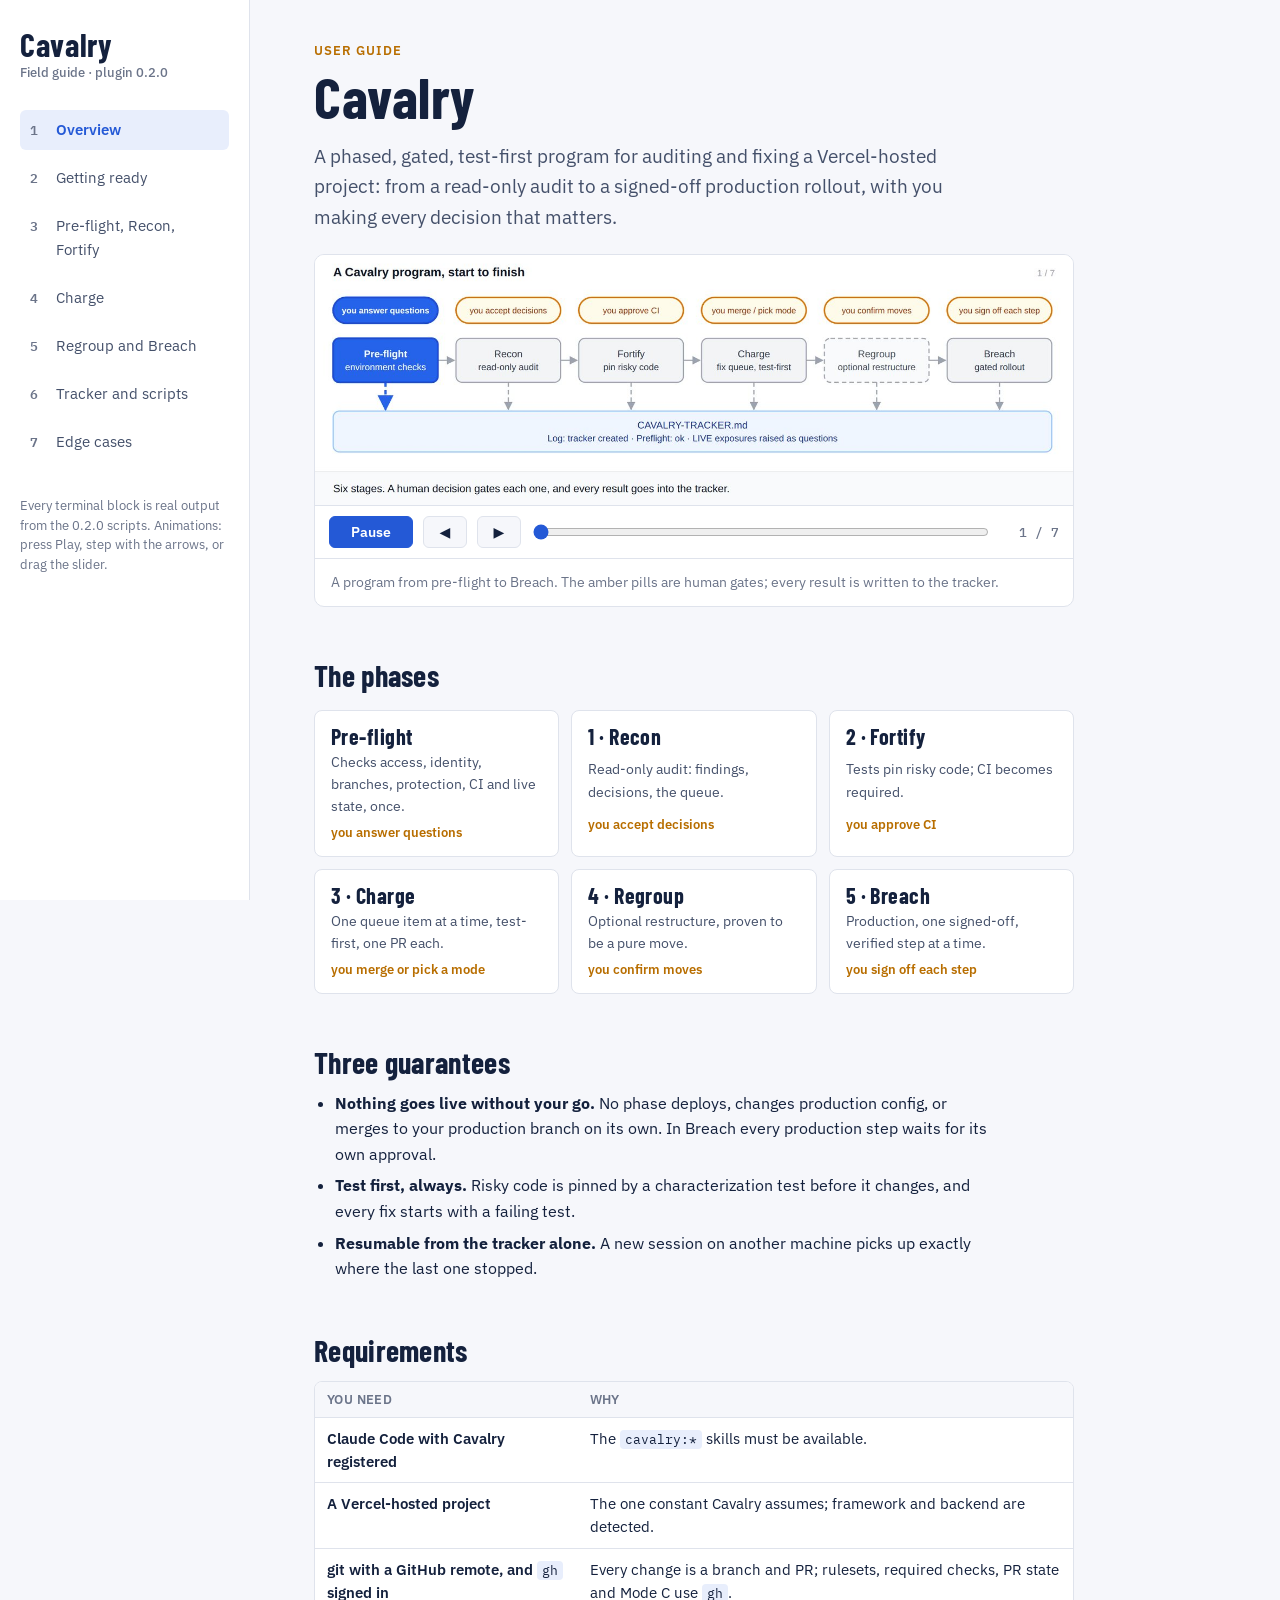
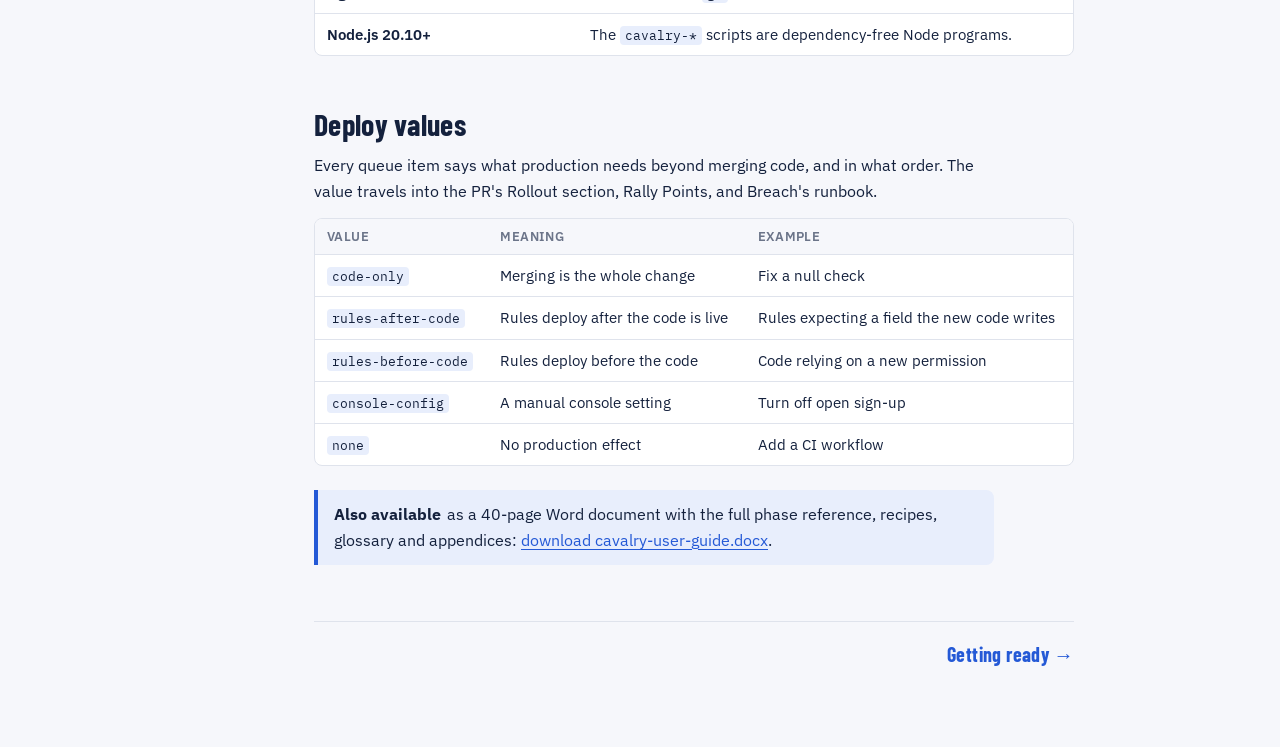
<file: index.html>
<!doctype html>
<html lang="en">
<head>
<meta charset="utf-8">
<meta name="viewport" content="width=device-width, initial-scale=1, viewport-fit=cover">
<title>Cavalry Field Guide</title>
<meta name="description" content="How to run a Cavalry program: phases, modes, tracker, scripts and edge cases, with animated workflows.">
<link rel="preconnect" href="https://fonts.googleapis.com">
<link rel="preconnect" href="https://fonts.gstatic.com" crossorigin>
<link rel="stylesheet" href="https://fonts.googleapis.com/css2?family=Barlow+Condensed:wght@600;700&family=IBM+Plex+Mono:wght@400;500;600&family=IBM+Plex+Sans:wght@400;500;600&display=swap">
<link rel="stylesheet" href="style.css">
</head>
<body>
<div class="shell">
  <nav class="rail" aria-label="Guide pages">
    <a class="brand" href="index.html">Cavalry<small>Field guide · plugin 0.2.0</small></a>
    <ol><li><a href="index.html" aria-current="page">Overview</a></li><li><a href="getting-ready.html">Getting ready</a></li><li><a href="recon-fortify.html">Pre-flight, Recon, Fortify</a></li><li><a href="charge.html">Charge</a></li><li><a href="regroup-breach.html">Regroup and Breach</a></li><li><a href="tracker-scripts.html">Tracker and scripts</a></li><li><a href="edge-cases.html">Edge cases</a></li></ol>
    <p class="meta">Every terminal block is real output from the 0.2.0 scripts. Animations: press Play, step with the arrows, or drag the slider.</p>
  </nav>
  <main><div class="col">

<p class="eyebrow">User guide</p>
<h1>Cavalry</h1>
<p class="lede">A phased, gated, test-first program for auditing and fixing a Vercel-hosted project: from a read-only audit to a signed-off production rollout, with you making every decision that matters.</p>
<figure class="plate player" data-anim="lifecycle" data-durations="[2600,1500,1500,1500,1500,1500,3000]">
  <div class="stage"><img src="assets/lifecycle/00.jpg" width="1400" height="462" alt="A program from pre-flight to Breach. The amber pills are human gates; every result is written to the tracker."></div>
  <div class="controls">
    <button type="button" class="play" aria-pressed="false">Play</button>
    <button type="button" class="prev" aria-label="Previous step">◀</button>
    <button type="button" class="nxt" aria-label="Next step">▶</button>
    <input type="range" id="scrub-lifecycle" min="0" max="6" value="0" aria-label="Step">
    <span class="count">1 / 7</span>
  </div>
  <figcaption>A program from pre-flight to Breach. The amber pills are human gates; every result is written to the tracker.</figcaption>
</figure>
<h2>The phases</h2>
<div class="phases">
  <a class="phase" href="recon-fortify.html"><b>Pre-flight</b><span>Checks access, identity, branches, protection, CI and live state, once.</span><em>you answer questions</em></a>
  <a class="phase" href="recon-fortify.html#recon"><b>1 · Recon</b><span>Read-only audit: findings, decisions, the queue.</span><em>you accept decisions</em></a>
  <a class="phase" href="recon-fortify.html#fortify"><b>2 · Fortify</b><span>Tests pin risky code; CI becomes required.</span><em>you approve CI</em></a>
  <a class="phase" href="charge.html"><b>3 · Charge</b><span>One queue item at a time, test-first, one PR each.</span><em>you merge or pick a mode</em></a>
  <a class="phase" href="regroup-breach.html"><b>4 · Regroup</b><span>Optional restructure, proven to be a pure move.</span><em>you confirm moves</em></a>
  <a class="phase" href="regroup-breach.html#breach"><b>5 · Breach</b><span>Production, one signed-off, verified step at a time.</span><em>you sign off each step</em></a>
</div>
<h2>Three guarantees</h2>
<ul><li><strong>Nothing goes live without your go.</strong> No phase deploys, changes production config, or merges to your production branch on its own. In Breach every production step waits for its own approval.</li><li><strong>Test first, always.</strong> Risky code is pinned by a characterization test before it changes, and every fix starts with a failing test.</li><li><strong>Resumable from the tracker alone.</strong> A new session on another machine picks up exactly where the last one stopped.</li></ul>
<h2>Requirements</h2>
<div class="tbl"><table><thead><tr><th>You need</th><th>Why</th></tr></thead><tbody><tr><td>Claude Code with Cavalry registered</td><td>The <code>cavalry:*</code> skills must be available.</td></tr><tr><td>A Vercel-hosted project</td><td>The one constant Cavalry assumes; framework and backend are detected.</td></tr><tr><td>git with a GitHub remote, and <code>gh</code> signed in</td><td>Every change is a branch and PR; rulesets, required checks, PR state and Mode C use <code>gh</code>.</td></tr><tr><td>Node.js 20.10+</td><td>The <code>cavalry-*</code> scripts are dependency-free Node programs.</td></tr></tbody></table></div>
<h2>Deploy values</h2>
<p>Every queue item says what production needs beyond merging code, and in what order. The value travels into the PR's Rollout section, Rally Points, and Breach's runbook.</p>
<div class="tbl"><table><thead><tr><th>Value</th><th>Meaning</th><th>Example</th></tr></thead><tbody><tr><td><code>code-only</code></td><td>Merging is the whole change</td><td>Fix a null check</td></tr><tr><td><code>rules-after-code</code></td><td>Rules deploy after the code is live</td><td>Rules expecting a field the new code writes</td></tr><tr><td><code>rules-before-code</code></td><td>Rules deploy before the code</td><td>Code relying on a new permission</td></tr><tr><td><code>console-config</code></td><td>A manual console setting</td><td>Turn off open sign-up</td></tr><tr><td><code>none</code></td><td>No production effect</td><td>Add a CI workflow</td></tr></tbody></table></div>
<div class="callout"><strong>Also available</strong>as a 40-page Word document with the full phase reference, recipes, glossary and appendices: <a href="cavalry-user-guide.docx">download cavalry-user-guide.docx</a>.</div>

    <nav class="next" aria-label="Page navigation"><span></span><a href="getting-ready.html">Getting ready →</a></nav>
  </div></main>
</div>
<script src="player.js"></script>
</body>
</html>
</file>
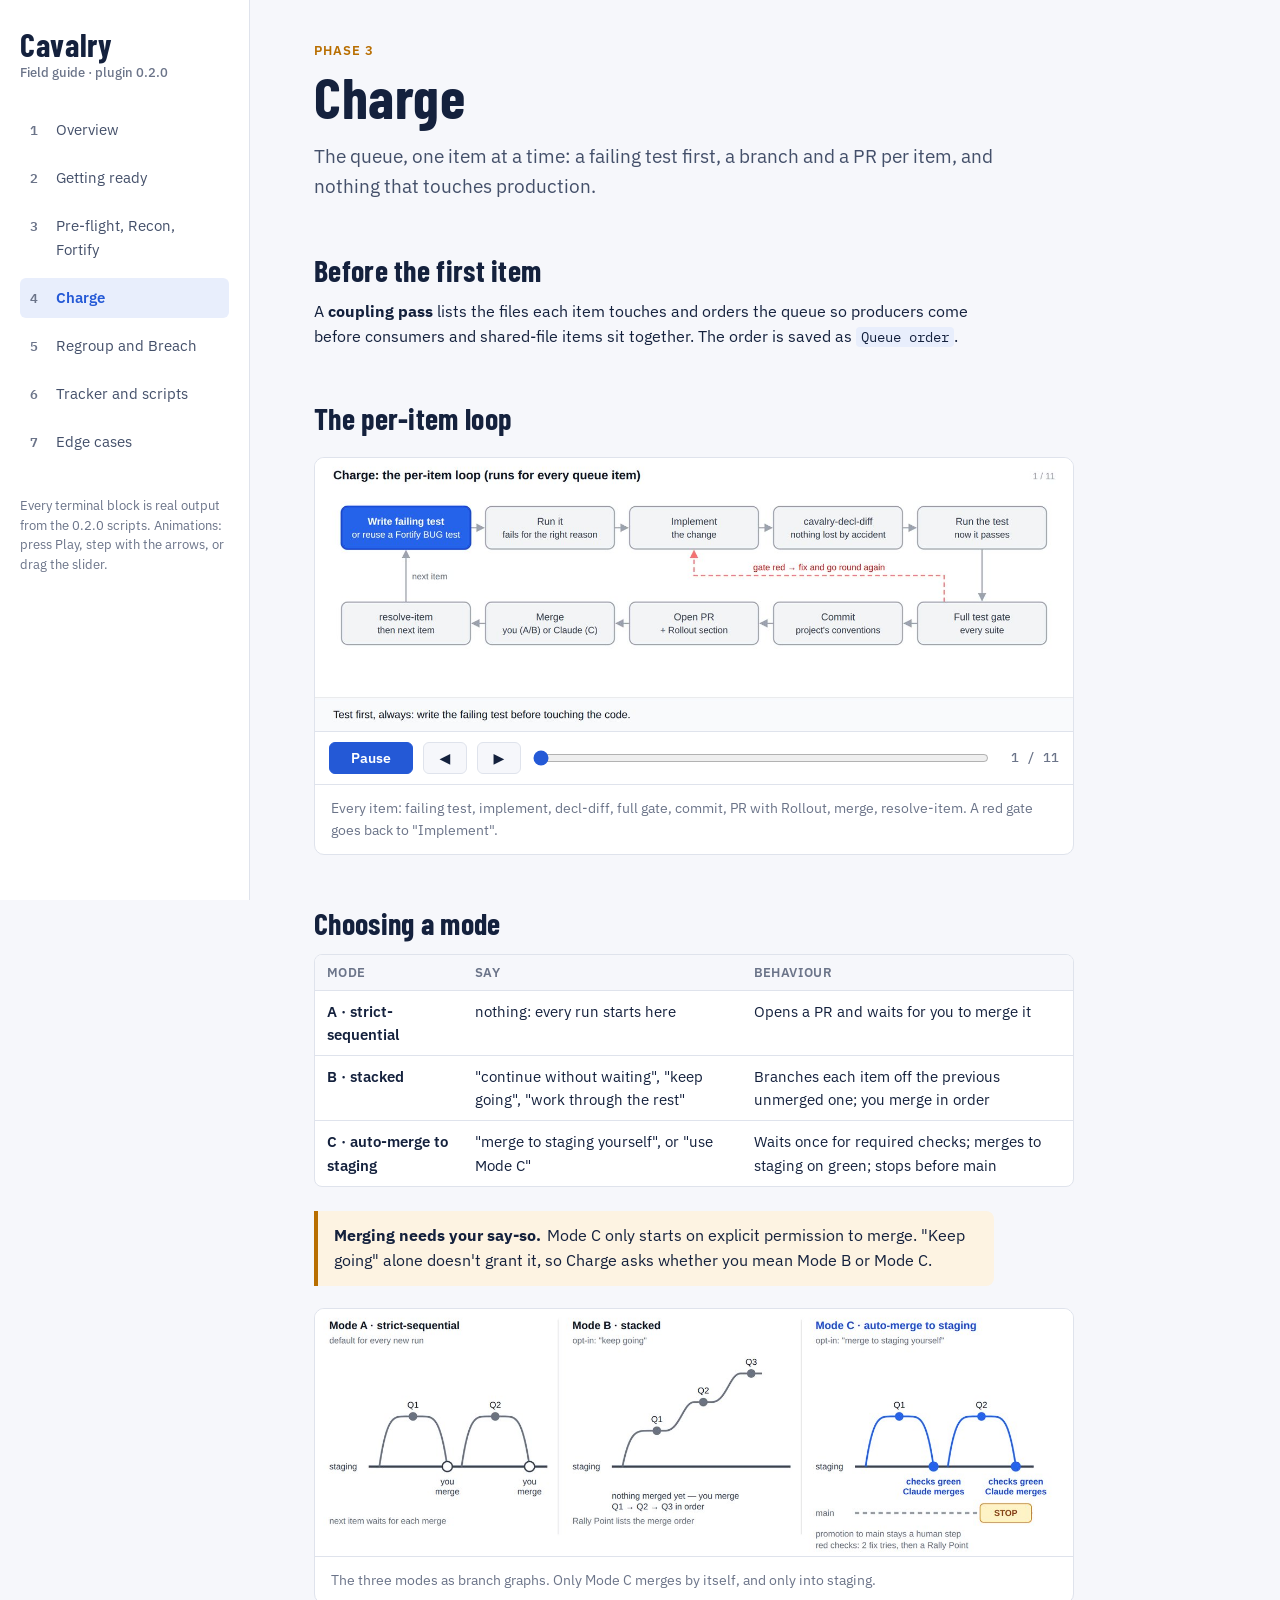
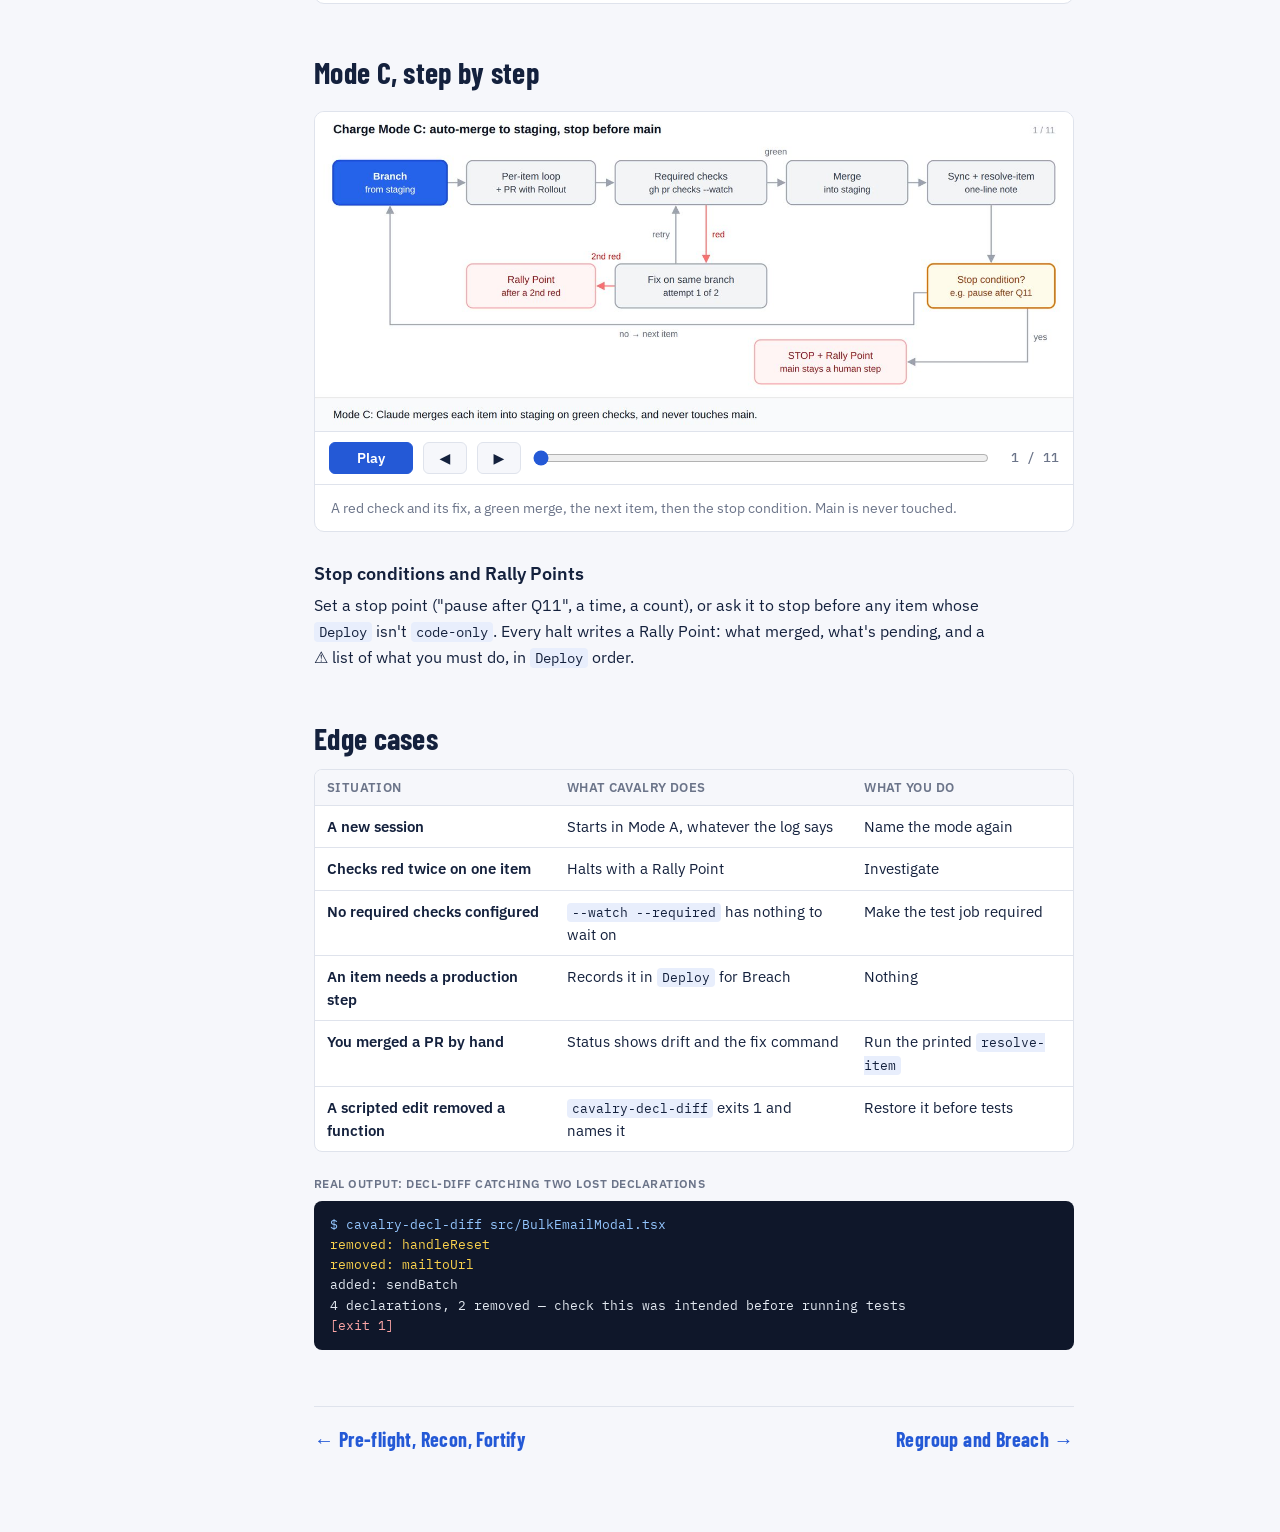
<file: charge.html>
<!doctype html>
<html lang="en">
<head>
<meta charset="utf-8">
<meta name="viewport" content="width=device-width, initial-scale=1, viewport-fit=cover">
<title>Cavalry Field Guide</title>
<meta name="description" content="How to run a Cavalry program: phases, modes, tracker, scripts and edge cases, with animated workflows.">
<link rel="preconnect" href="https://fonts.googleapis.com">
<link rel="preconnect" href="https://fonts.gstatic.com" crossorigin>
<link rel="stylesheet" href="https://fonts.googleapis.com/css2?family=Barlow+Condensed:wght@600;700&family=IBM+Plex+Mono:wght@400;500;600&family=IBM+Plex+Sans:wght@400;500;600&display=swap">
<link rel="stylesheet" href="style.css">
</head>
<body>
<div class="shell">
  <nav class="rail" aria-label="Guide pages">
    <a class="brand" href="index.html">Cavalry<small>Field guide · plugin 0.2.0</small></a>
    <ol><li><a href="index.html">Overview</a></li><li><a href="getting-ready.html">Getting ready</a></li><li><a href="recon-fortify.html">Pre-flight, Recon, Fortify</a></li><li><a href="charge.html" aria-current="page">Charge</a></li><li><a href="regroup-breach.html">Regroup and Breach</a></li><li><a href="tracker-scripts.html">Tracker and scripts</a></li><li><a href="edge-cases.html">Edge cases</a></li></ol>
    <p class="meta">Every terminal block is real output from the 0.2.0 scripts. Animations: press Play, step with the arrows, or drag the slider.</p>
  </nav>
  <main><div class="col">

<p class="eyebrow">Phase 3</p>
<h1>Charge</h1>
<p class="lede">The queue, one item at a time: a failing test first, a branch and a PR per item, and nothing that touches production.</p>
<h2>Before the first item</h2>
<p>A <strong>coupling pass</strong> lists the files each item touches and orders the queue so producers come before consumers and shared-file items sit together. The order is saved as <code>Queue order</code>.</p>
<h2>The per-item loop</h2>
<figure class="plate player" data-anim="item-loop" data-durations="[2600,1500,1500,1500,1500,1500,1500,1500,1500,1500,3000]">
  <div class="stage"><img src="assets/item-loop/00.jpg" width="1400" height="504" alt="Every item: failing test, implement, decl-diff, full gate, commit, PR with Rollout, merge, resolve-item. A red gate goes back to &quot;Implement&quot;."></div>
  <div class="controls">
    <button type="button" class="play" aria-pressed="false">Play</button>
    <button type="button" class="prev" aria-label="Previous step">◀</button>
    <button type="button" class="nxt" aria-label="Next step">▶</button>
    <input type="range" id="scrub-item-loop" min="0" max="10" value="0" aria-label="Step">
    <span class="count">1 / 11</span>
  </div>
  <figcaption>Every item: failing test, implement, decl-diff, full gate, commit, PR with Rollout, merge, resolve-item. A red gate goes back to &quot;Implement&quot;.</figcaption>
</figure>
<h2>Choosing a mode</h2>
<div class="tbl"><table><thead><tr><th>Mode</th><th>Say</th><th>Behaviour</th></tr></thead><tbody><tr><td>A · strict-sequential</td><td>nothing: every run starts here</td><td>Opens a PR and waits for you to merge it</td></tr><tr><td>B · stacked</td><td>&quot;continue without waiting&quot;, &quot;keep going&quot;, &quot;work through the rest&quot;</td><td>Branches each item off the previous unmerged one; you merge in order</td></tr><tr><td>C · auto-merge to staging</td><td>&quot;merge to staging yourself&quot;, or &quot;use Mode C&quot;</td><td>Waits once for required checks; merges to staging on green; stops before main</td></tr></tbody></table></div>
<div class="callout human"><strong>Merging needs your say-so.</strong>Mode C only starts on explicit permission to merge. &quot;Keep going&quot; alone doesn't grant it, so Charge asks whether you mean Mode B or Mode C.</div>
<figure class="plate"><img src="assets/modes.jpg" width="1400" height="456" alt="The three modes as branch graphs. Only Mode C merges by itself, and only into staging."><figcaption>The three modes as branch graphs. Only Mode C merges by itself, and only into staging.</figcaption></figure>
<h2>Mode C, step by step</h2>
<figure class="plate player" data-anim="mode-c" data-durations="[2600,1500,1500,1500,1500,1500,1500,1500,1500,1500,3000]">
  <div class="stage"><img src="assets/mode-c/00.jpg" width="1400" height="588" alt="A red check and its fix, a green merge, the next item, then the stop condition. Main is never touched."></div>
  <div class="controls">
    <button type="button" class="play" aria-pressed="false">Play</button>
    <button type="button" class="prev" aria-label="Previous step">◀</button>
    <button type="button" class="nxt" aria-label="Next step">▶</button>
    <input type="range" id="scrub-mode-c" min="0" max="10" value="0" aria-label="Step">
    <span class="count">1 / 11</span>
  </div>
  <figcaption>A red check and its fix, a green merge, the next item, then the stop condition. Main is never touched.</figcaption>
</figure>
<h3>Stop conditions and Rally Points</h3>
<p>Set a stop point ("pause after Q11", a time, a count), or ask it to stop before any item whose <code>Deploy</code> isn't <code>code-only</code>. Every halt writes a Rally Point: what merged, what's pending, and a ⚠️ list of what you must do, in <code>Deploy</code> order.</p>
<h2>Edge cases</h2>
<div class="tbl"><table><thead><tr><th>Situation</th><th>What Cavalry does</th><th>What you do</th></tr></thead><tbody><tr><td>A new session</td><td>Starts in Mode A, whatever the log says</td><td>Name the mode again</td></tr><tr><td>Checks red twice on one item</td><td>Halts with a Rally Point</td><td>Investigate</td></tr><tr><td>No required checks configured</td><td><code>--watch --required</code> has nothing to wait on</td><td>Make the test job required</td></tr><tr><td>An item needs a production step</td><td>Records it in <code>Deploy</code> for Breach</td><td>Nothing</td></tr><tr><td>You merged a PR by hand</td><td>Status shows drift and the fix command</td><td>Run the printed <code>resolve-item</code></td></tr><tr><td>A scripted edit removed a function</td><td><code>cavalry-decl-diff</code> exits 1 and names it</td><td>Restore it before tests</td></tr></tbody></table></div>
<p class="term-label">Real output: decl-diff catching two lost declarations</p><pre class="term"><span class="cmd">$ cavalry-decl-diff src/BulkEmailModal.tsx</span>
<span class="warn">removed: handleReset</span>
<span class="warn">removed: mailtoUrl</span>
added: sendBatch
4 declarations, 2 removed — check this was intended before running tests
<span class="err">[exit 1]</span></pre>

    <nav class="next" aria-label="Page navigation"><a href="recon-fortify.html">← Pre-flight, Recon, Fortify</a><a href="regroup-breach.html">Regroup and Breach →</a></nav>
  </div></main>
</div>
<script src="player.js"></script>
</body>
</html>
</file>
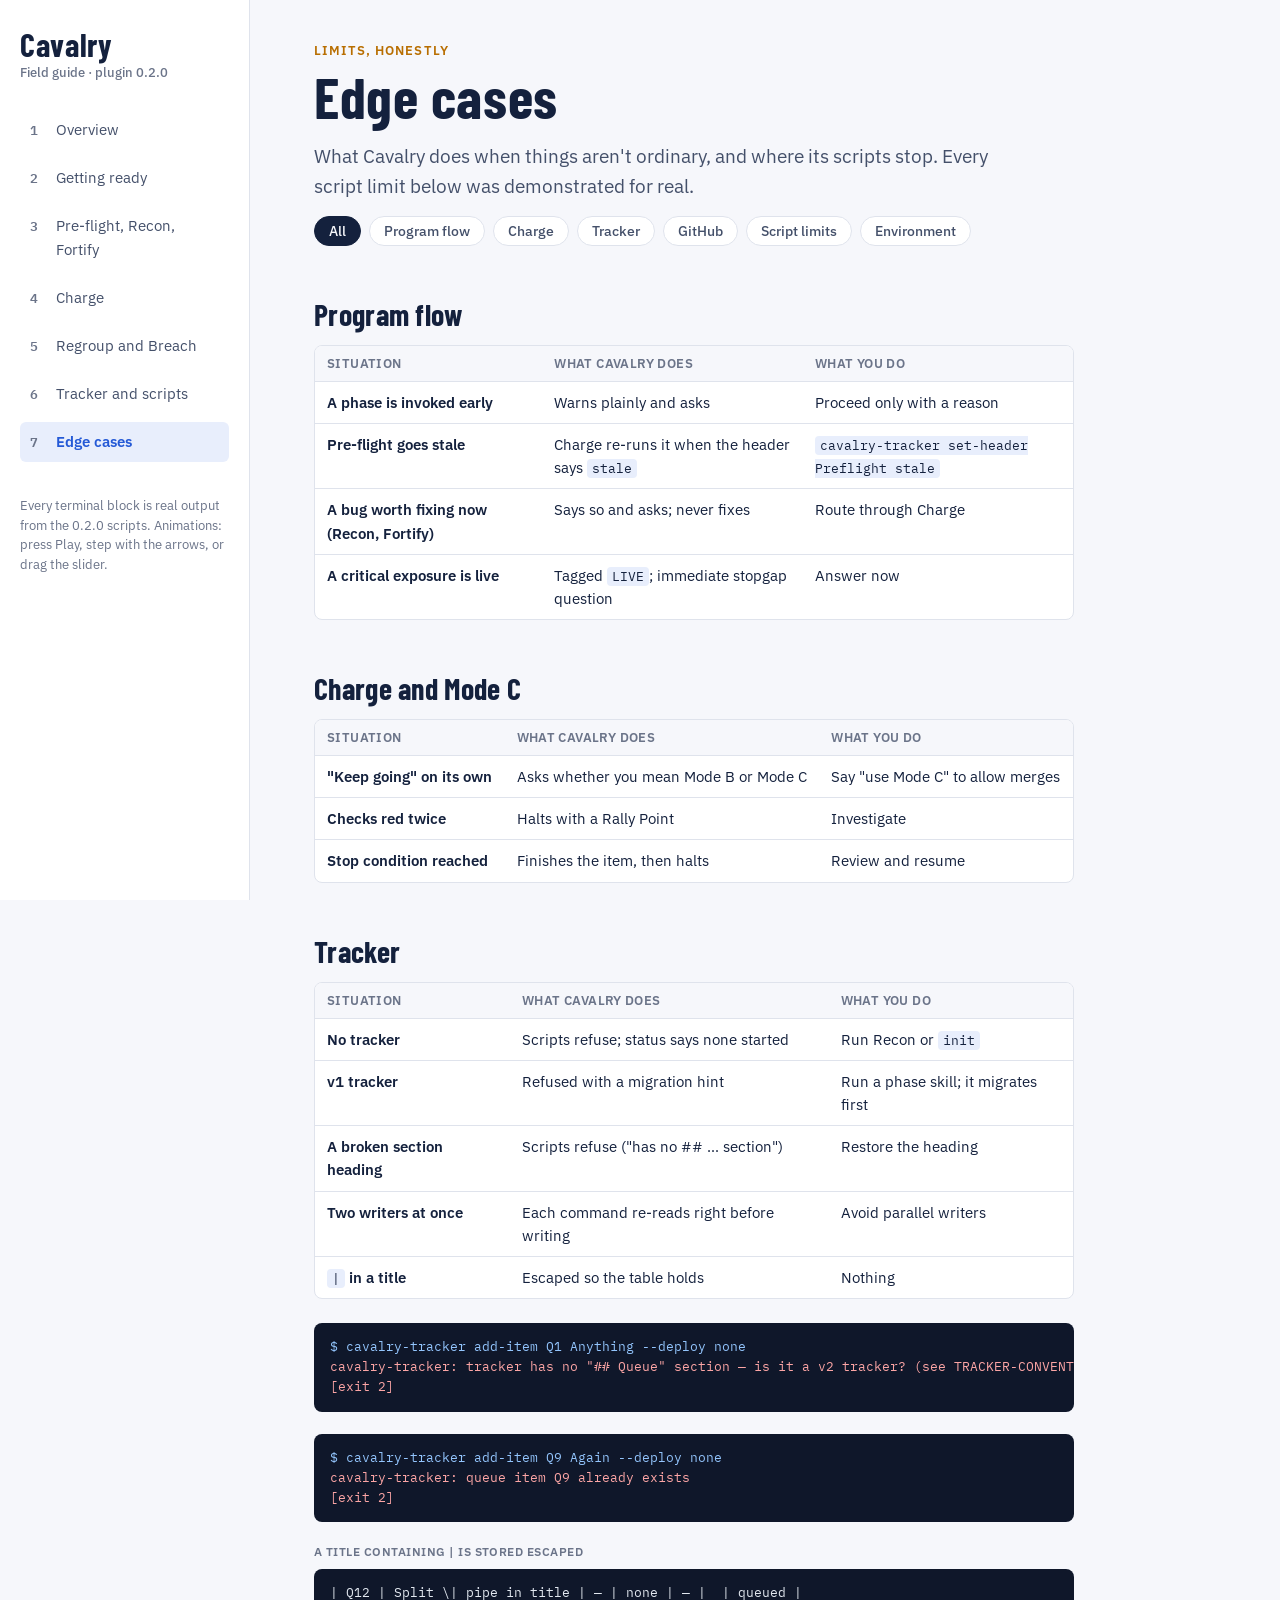
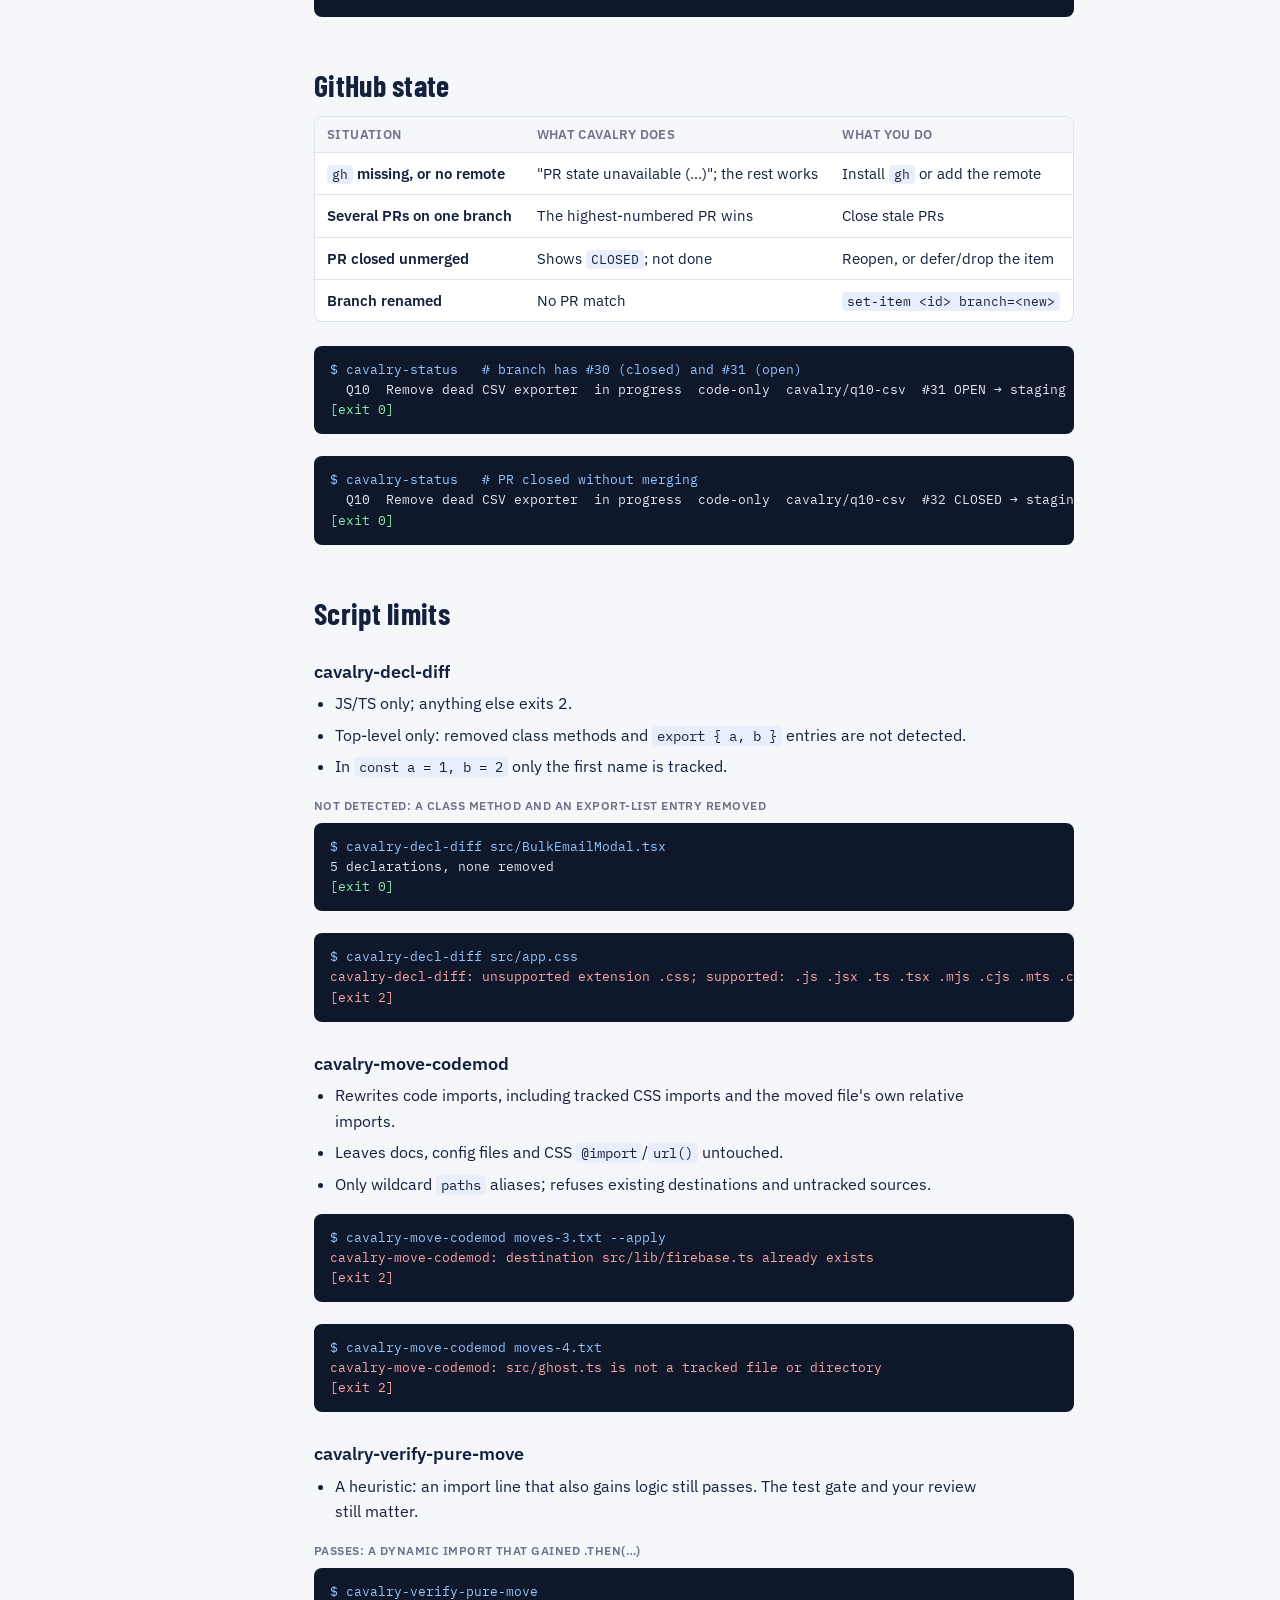
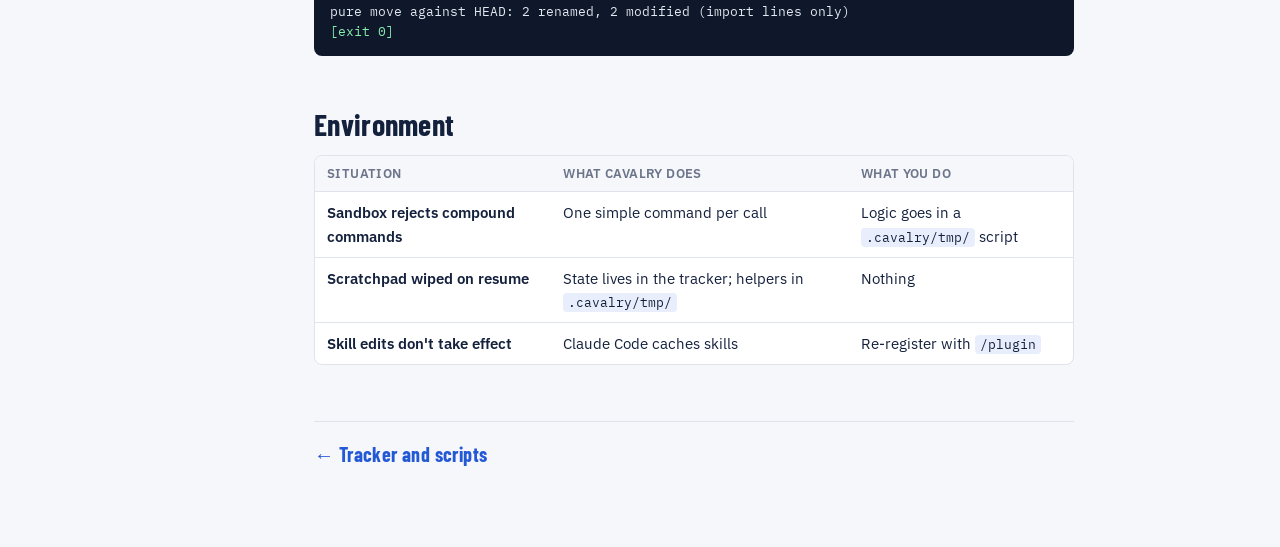
<file: edge-cases.html>
<!doctype html>
<html lang="en">
<head>
<meta charset="utf-8">
<meta name="viewport" content="width=device-width, initial-scale=1, viewport-fit=cover">
<title>Cavalry Field Guide</title>
<meta name="description" content="How to run a Cavalry program: phases, modes, tracker, scripts and edge cases, with animated workflows.">
<link rel="preconnect" href="https://fonts.googleapis.com">
<link rel="preconnect" href="https://fonts.gstatic.com" crossorigin>
<link rel="stylesheet" href="https://fonts.googleapis.com/css2?family=Barlow+Condensed:wght@600;700&family=IBM+Plex+Mono:wght@400;500;600&family=IBM+Plex+Sans:wght@400;500;600&display=swap">
<link rel="stylesheet" href="style.css">
</head>
<body>
<div class="shell">
  <nav class="rail" aria-label="Guide pages">
    <a class="brand" href="index.html">Cavalry<small>Field guide · plugin 0.2.0</small></a>
    <ol><li><a href="index.html">Overview</a></li><li><a href="getting-ready.html">Getting ready</a></li><li><a href="recon-fortify.html">Pre-flight, Recon, Fortify</a></li><li><a href="charge.html">Charge</a></li><li><a href="regroup-breach.html">Regroup and Breach</a></li><li><a href="tracker-scripts.html">Tracker and scripts</a></li><li><a href="edge-cases.html" aria-current="page">Edge cases</a></li></ol>
    <p class="meta">Every terminal block is real output from the 0.2.0 scripts. Animations: press Play, step with the arrows, or drag the slider.</p>
  </nav>
  <main><div class="col">

<p class="eyebrow">Limits, honestly</p>
<h1>Edge cases</h1>
<p class="lede">What Cavalry does when things aren't ordinary, and where its scripts stop. Every script limit below was demonstrated for real.</p>
<div class="filters" role="group" aria-label="Filter by area">
  <button type="button" data-area="all" aria-pressed="true">All</button>
  <button type="button" data-area="flow" aria-pressed="false">Program flow</button>
  <button type="button" data-area="charge" aria-pressed="false">Charge</button>
  <button type="button" data-area="tracker" aria-pressed="false">Tracker</button>
  <button type="button" data-area="github" aria-pressed="false">GitHub</button>
  <button type="button" data-area="scripts" aria-pressed="false">Script limits</button>
  <button type="button" data-area="env" aria-pressed="false">Environment</button>
</div>
<section data-area-section="flow"><h2>Program flow</h2><div class="tbl"><table><thead><tr><th>Situation</th><th>What Cavalry does</th><th>What you do</th></tr></thead><tbody><tr><td>A phase is invoked early</td><td>Warns plainly and asks</td><td>Proceed only with a reason</td></tr><tr><td>Pre-flight goes stale</td><td>Charge re-runs it when the header says <code>stale</code></td><td><code>cavalry-tracker set-header Preflight stale</code></td></tr><tr><td>A bug worth fixing now (Recon, Fortify)</td><td>Says so and asks; never fixes</td><td>Route through Charge</td></tr><tr><td>A critical exposure is live</td><td>Tagged <code>LIVE</code>; immediate stopgap question</td><td>Answer now</td></tr></tbody></table></div></section>
<section data-area-section="charge"><h2>Charge and Mode C</h2><div class="tbl"><table><thead><tr><th>Situation</th><th>What Cavalry does</th><th>What you do</th></tr></thead><tbody><tr><td>&quot;Keep going&quot; on its own</td><td>Asks whether you mean Mode B or Mode C</td><td>Say &quot;use Mode C&quot; to allow merges</td></tr><tr><td>Checks red twice</td><td>Halts with a Rally Point</td><td>Investigate</td></tr><tr><td>Stop condition reached</td><td>Finishes the item, then halts</td><td>Review and resume</td></tr></tbody></table></div></section>
<section data-area-section="tracker"><h2>Tracker</h2><div class="tbl"><table><thead><tr><th>Situation</th><th>What Cavalry does</th><th>What you do</th></tr></thead><tbody><tr><td>No tracker</td><td>Scripts refuse; status says none started</td><td>Run Recon or <code>init</code></td></tr><tr><td>v1 tracker</td><td>Refused with a migration hint</td><td>Run a phase skill; it migrates first</td></tr><tr><td>A broken section heading</td><td>Scripts refuse (&quot;has no ## … section&quot;)</td><td>Restore the heading</td></tr><tr><td>Two writers at once</td><td>Each command re-reads right before writing</td><td>Avoid parallel writers</td></tr><tr><td><code>|</code> in a title</td><td>Escaped so the table holds</td><td>Nothing</td></tr></tbody></table></div><pre class="term"><span class="cmd">$ cavalry-tracker add-item Q1 Anything --deploy none</span>
<span class="err">cavalry-tracker: tracker has no &quot;## Queue&quot; section — is it a v2 tracker? (see TRACKER-CONVENTION.md § Migrating)</span>
<span class="err">[exit 2]</span></pre><pre class="term"><span class="cmd">$ cavalry-tracker add-item Q9 Again --deploy none</span>
<span class="err">cavalry-tracker: queue item Q9 already exists</span>
<span class="err">[exit 2]</span></pre><p class="term-label">A title containing | is stored escaped</p><pre class="term">| Q12 | Split \| pipe in title | — | none | — |  | queued |</pre></section>
<section data-area-section="github"><h2>GitHub state</h2><div class="tbl"><table><thead><tr><th>Situation</th><th>What Cavalry does</th><th>What you do</th></tr></thead><tbody><tr><td><code>gh</code> missing, or no remote</td><td>&quot;PR state unavailable (…)&quot;; the rest works</td><td>Install <code>gh</code> or add the remote</td></tr><tr><td>Several PRs on one branch</td><td>The highest-numbered PR wins</td><td>Close stale PRs</td></tr><tr><td>PR closed unmerged</td><td>Shows <code>CLOSED</code>; not done</td><td>Reopen, or defer/drop the item</td></tr><tr><td>Branch renamed</td><td>No PR match</td><td><code>set-item &lt;id&gt; branch=&lt;new&gt;</code></td></tr></tbody></table></div><pre class="term"><span class="cmd">$ cavalry-status   # branch has #30 (closed) and #31 (open)</span>
  Q10  Remove dead CSV exporter  in progress  code-only  cavalry/q10-csv  #31 OPEN → staging
<span class="ok">[exit 0]</span></pre><pre class="term"><span class="cmd">$ cavalry-status   # PR closed without merging</span>
  Q10  Remove dead CSV exporter  in progress  code-only  cavalry/q10-csv  #32 CLOSED → staging
<span class="ok">[exit 0]</span></pre></section>
<section data-area-section="scripts"><h2>Script limits</h2>
<h3>cavalry-decl-diff</h3><ul><li>JS/TS only; anything else exits 2.</li><li>Top-level only: removed class methods and <code>export { a, b }</code> entries are not detected.</li><li>In <code>const a = 1, b = 2</code> only the first name is tracked.</li></ul>
<p class="term-label">Not detected: a class method and an export-list entry removed</p><pre class="term"><span class="cmd">$ cavalry-decl-diff src/BulkEmailModal.tsx</span>
5 declarations, none removed
<span class="ok">[exit 0]</span></pre><pre class="term"><span class="cmd">$ cavalry-decl-diff src/app.css</span>
<span class="err">cavalry-decl-diff: unsupported extension .css; supported: .js .jsx .ts .tsx .mjs .cjs .mts .cts</span>
<span class="err">[exit 2]</span></pre>
<h3>cavalry-move-codemod</h3><ul><li>Rewrites code imports, including tracked CSS imports and the moved file's own relative imports.</li><li>Leaves docs, config files and CSS <code>@import</code>/<code>url()</code> untouched.</li><li>Only wildcard <code>paths</code> aliases; refuses existing destinations and untracked sources.</li></ul>
<pre class="term"><span class="cmd">$ cavalry-move-codemod moves-3.txt --apply</span>
<span class="err">cavalry-move-codemod: destination src/lib/firebase.ts already exists</span>
<span class="err">[exit 2]</span></pre><pre class="term"><span class="cmd">$ cavalry-move-codemod moves-4.txt</span>
<span class="err">cavalry-move-codemod: src/ghost.ts is not a tracked file or directory</span>
<span class="err">[exit 2]</span></pre>
<h3>cavalry-verify-pure-move</h3><ul><li>A heuristic: an import line that also gains logic still passes. The test gate and your review still matter.</li></ul>
<p class="term-label">Passes: a dynamic import that gained .then(…)</p><pre class="term"><span class="cmd">$ cavalry-verify-pure-move</span>
pure move against HEAD: 2 renamed, 2 modified (import lines only)
<span class="ok">[exit 0]</span></pre></section>
<section data-area-section="env"><h2>Environment</h2><div class="tbl"><table><thead><tr><th>Situation</th><th>What Cavalry does</th><th>What you do</th></tr></thead><tbody><tr><td>Sandbox rejects compound commands</td><td>One simple command per call</td><td>Logic goes in a <code>.cavalry/tmp/</code> script</td></tr><tr><td>Scratchpad wiped on resume</td><td>State lives in the tracker; helpers in <code>.cavalry/tmp/</code></td><td>Nothing</td></tr><tr><td>Skill edits don't take effect</td><td>Claude Code caches skills</td><td>Re-register with <code>/plugin</code></td></tr></tbody></table></div></section>

    <nav class="next" aria-label="Page navigation"><a href="tracker-scripts.html">← Tracker and scripts</a></nav>
  </div></main>
</div>
<script src="player.js"></script>
</body>
</html>
</file>
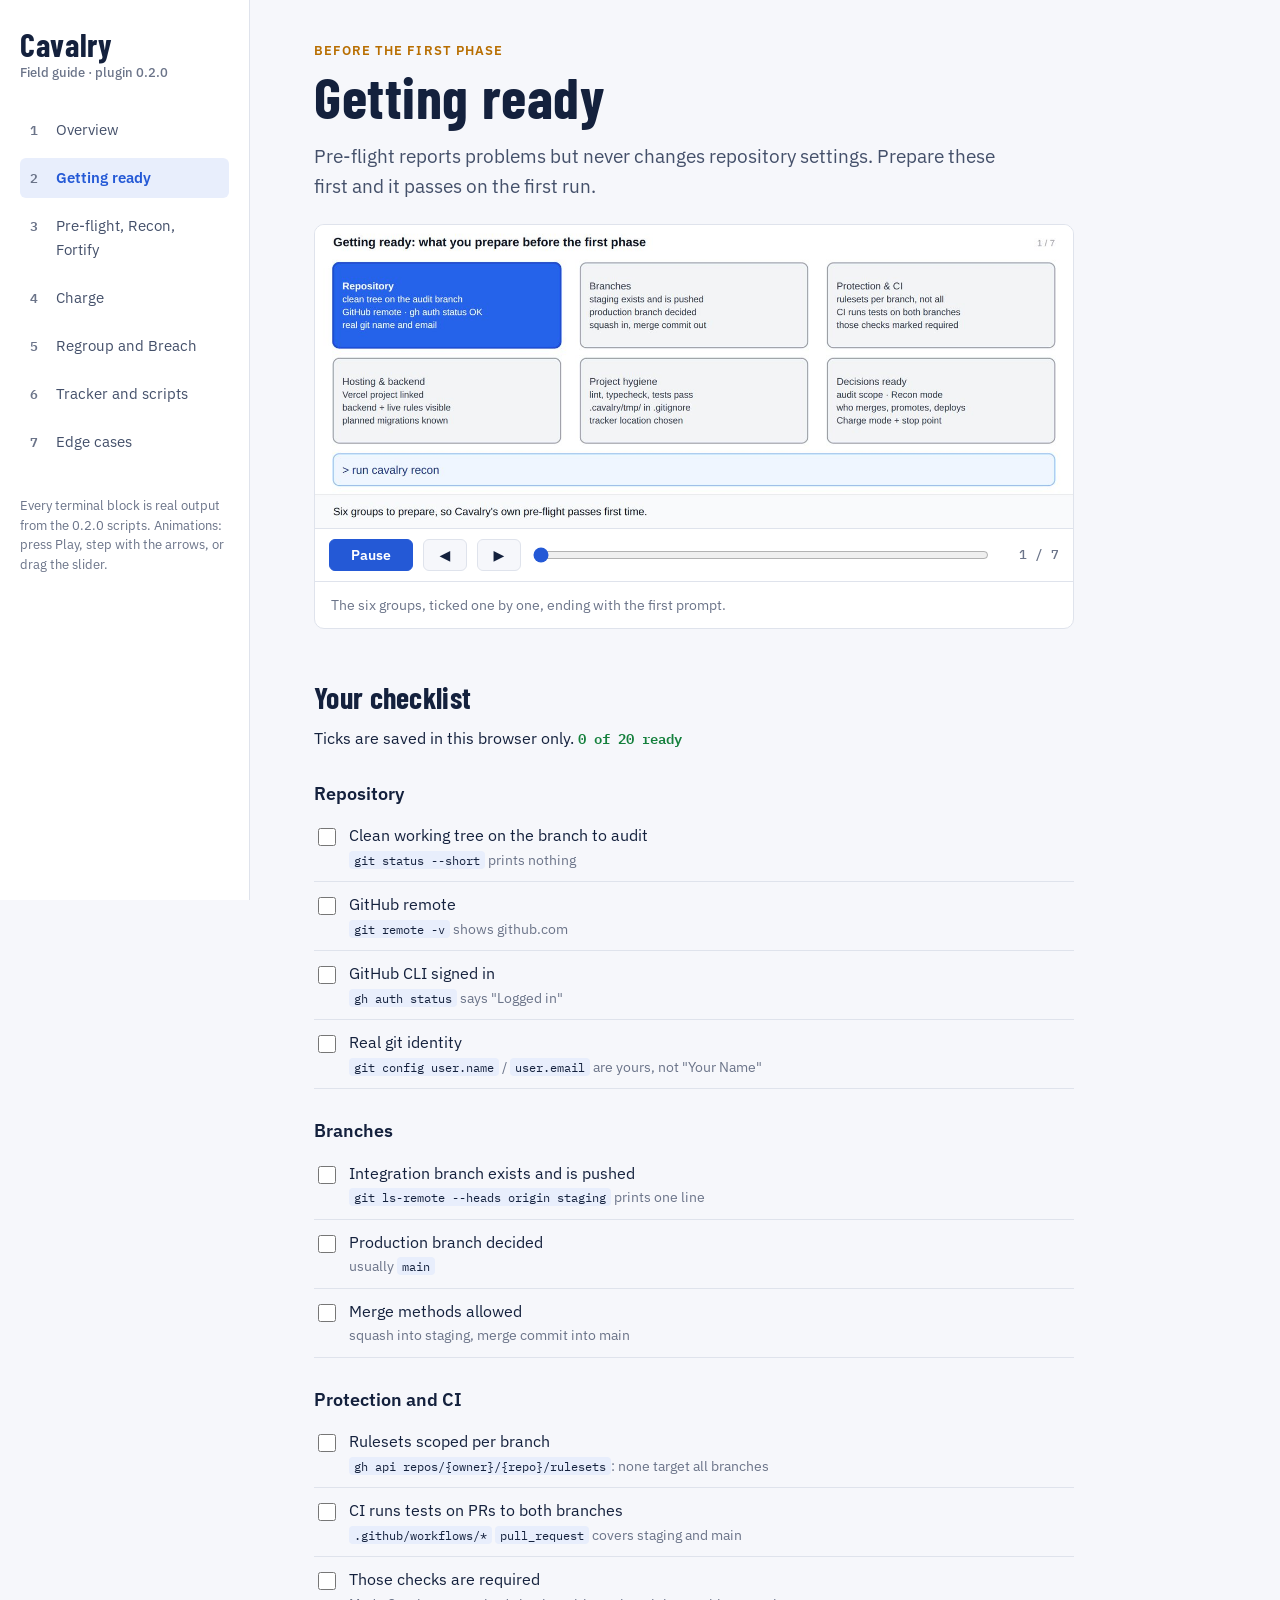
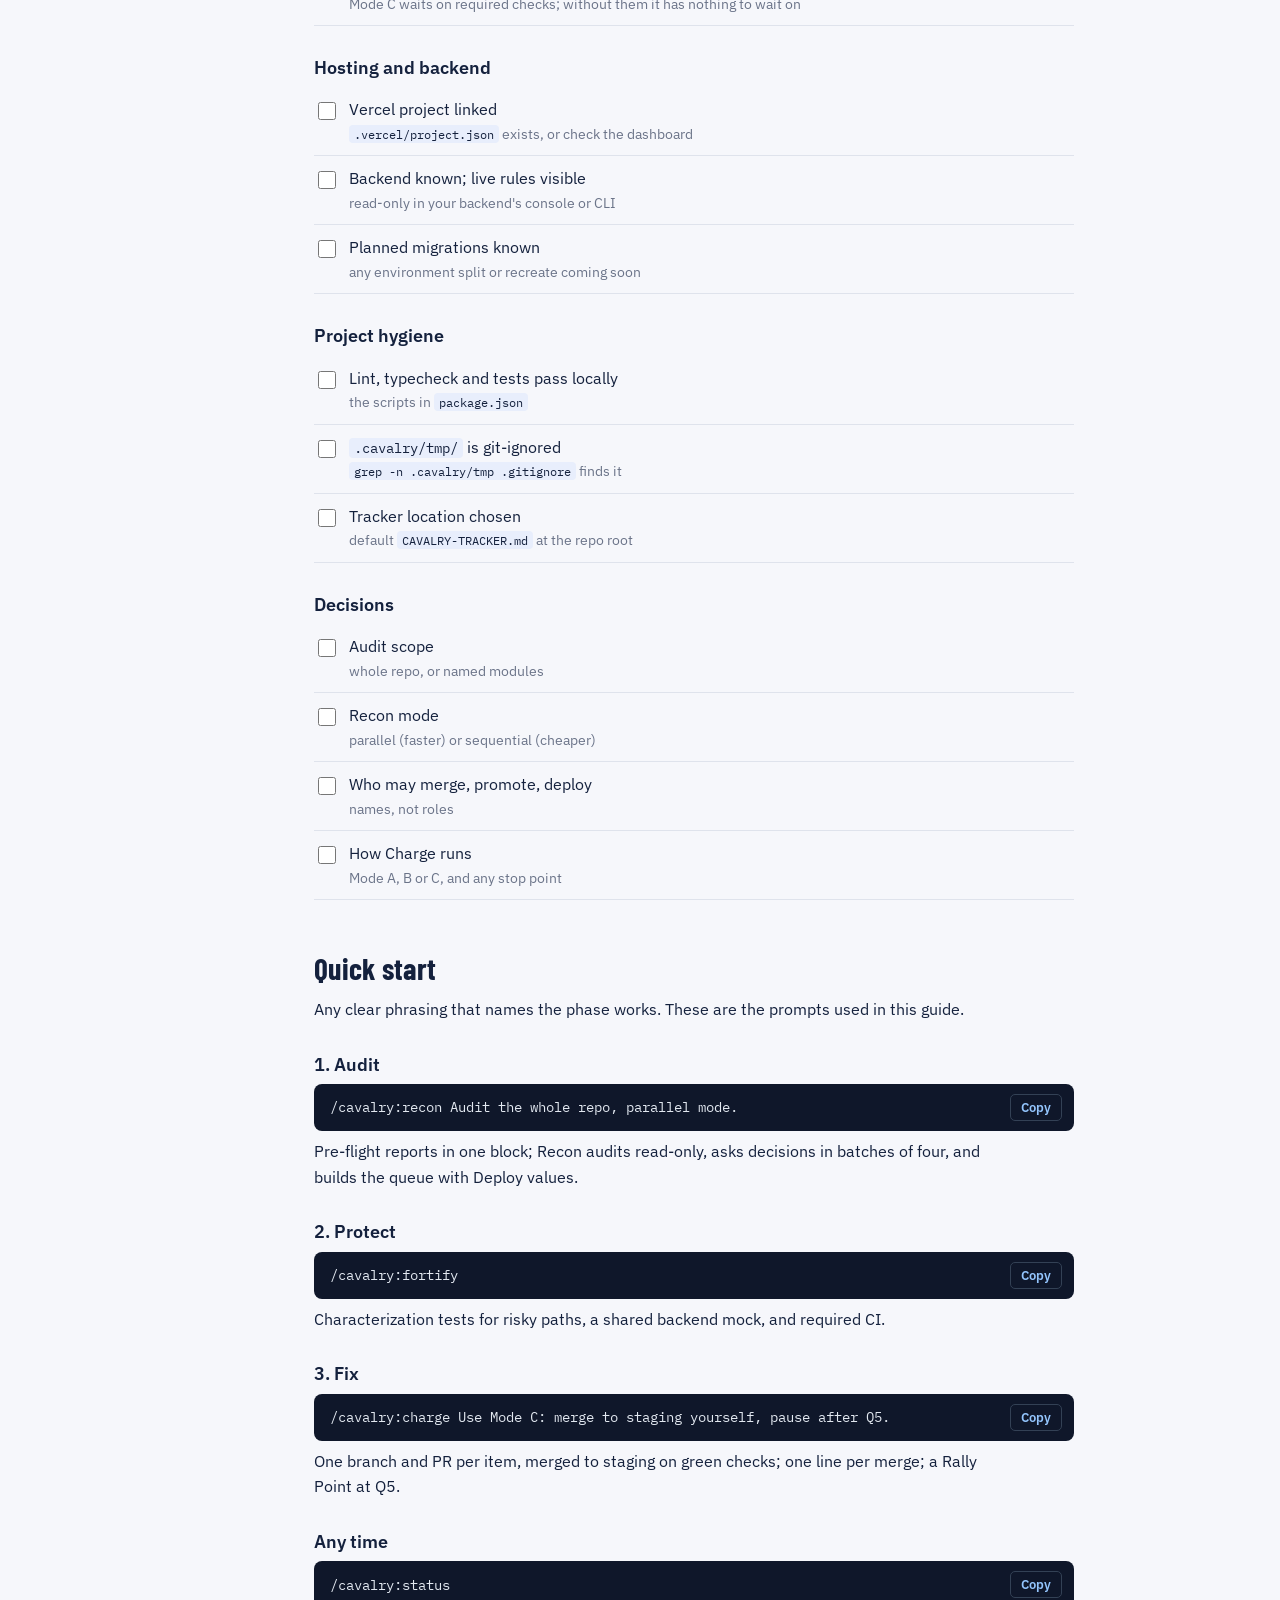
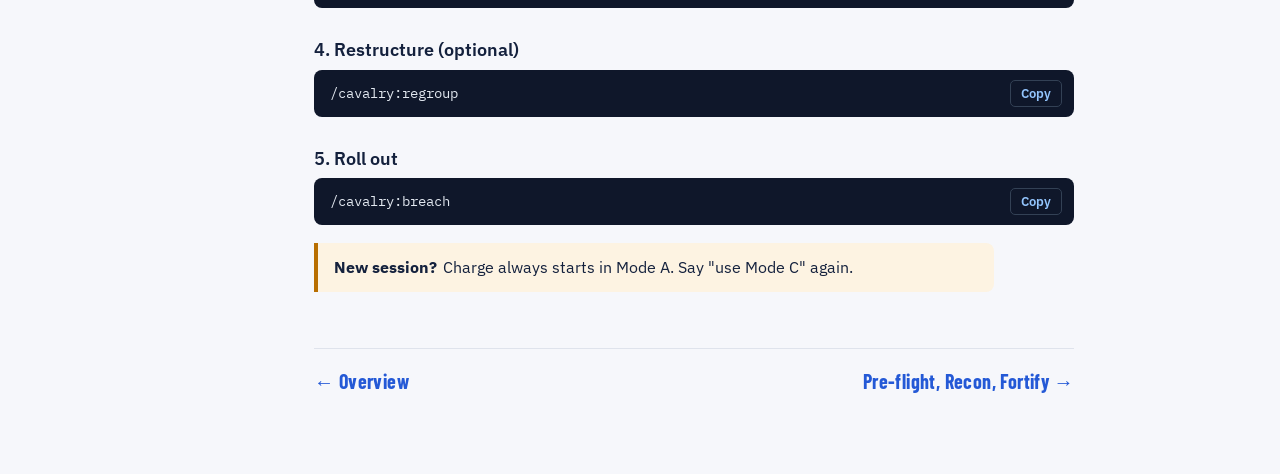
<file: getting-ready.html>
<!doctype html>
<html lang="en">
<head>
<meta charset="utf-8">
<meta name="viewport" content="width=device-width, initial-scale=1, viewport-fit=cover">
<title>Cavalry Field Guide</title>
<meta name="description" content="How to run a Cavalry program: phases, modes, tracker, scripts and edge cases, with animated workflows.">
<link rel="preconnect" href="https://fonts.googleapis.com">
<link rel="preconnect" href="https://fonts.gstatic.com" crossorigin>
<link rel="stylesheet" href="https://fonts.googleapis.com/css2?family=Barlow+Condensed:wght@600;700&family=IBM+Plex+Mono:wght@400;500;600&family=IBM+Plex+Sans:wght@400;500;600&display=swap">
<link rel="stylesheet" href="style.css">
</head>
<body>
<div class="shell">
  <nav class="rail" aria-label="Guide pages">
    <a class="brand" href="index.html">Cavalry<small>Field guide · plugin 0.2.0</small></a>
    <ol><li><a href="index.html">Overview</a></li><li><a href="getting-ready.html" aria-current="page">Getting ready</a></li><li><a href="recon-fortify.html">Pre-flight, Recon, Fortify</a></li><li><a href="charge.html">Charge</a></li><li><a href="regroup-breach.html">Regroup and Breach</a></li><li><a href="tracker-scripts.html">Tracker and scripts</a></li><li><a href="edge-cases.html">Edge cases</a></li></ol>
    <p class="meta">Every terminal block is real output from the 0.2.0 scripts. Animations: press Play, step with the arrows, or drag the slider.</p>
  </nav>
  <main><div class="col">

<p class="eyebrow">Before the first phase</p>
<h1>Getting ready</h1>
<p class="lede">Pre-flight reports problems but never changes repository settings. Prepare these first and it passes on the first run.</p>
<figure class="plate player" data-anim="ready" data-durations="[2600,1500,1500,1500,1500,1500,3000]">
  <div class="stage"><img src="assets/ready/00.jpg" width="1400" height="560" alt="The six groups, ticked one by one, ending with the first prompt."></div>
  <div class="controls">
    <button type="button" class="play" aria-pressed="false">Play</button>
    <button type="button" class="prev" aria-label="Previous step">◀</button>
    <button type="button" class="nxt" aria-label="Next step">▶</button>
    <input type="range" id="scrub-ready" min="0" max="6" value="0" aria-label="Step">
    <span class="count">1 / 7</span>
  </div>
  <figcaption>The six groups, ticked one by one, ending with the first prompt.</figcaption>
</figure>
<h2>Your checklist</h2>
<p>Ticks are saved in this browser only. <span class="progress" aria-live="polite"></span></p>
<h3>Repository</h3><div class="check"><input type="checkbox" id="r1"><label for="r1">Clean working tree on the branch to audit<span class="how"><code>git status --short</code> prints nothing</span></label></div><div class="check"><input type="checkbox" id="r2"><label for="r2">GitHub remote<span class="how"><code>git remote -v</code> shows github.com</span></label></div><div class="check"><input type="checkbox" id="r3"><label for="r3">GitHub CLI signed in<span class="how"><code>gh auth status</code> says &quot;Logged in&quot;</span></label></div><div class="check"><input type="checkbox" id="r4"><label for="r4">Real git identity<span class="how"><code>git config user.name</code> / <code>user.email</code> are yours, not &quot;Your Name&quot;</span></label></div>
<h3>Branches</h3><div class="check"><input type="checkbox" id="b1"><label for="b1">Integration branch exists and is pushed<span class="how"><code>git ls-remote --heads origin staging</code> prints one line</span></label></div><div class="check"><input type="checkbox" id="b2"><label for="b2">Production branch decided<span class="how">usually <code>main</code></span></label></div><div class="check"><input type="checkbox" id="b3"><label for="b3">Merge methods allowed<span class="how">squash into staging, merge commit into main</span></label></div>
<h3>Protection and CI</h3><div class="check"><input type="checkbox" id="c1"><label for="c1">Rulesets scoped per branch<span class="how"><code>gh api repos/{owner}/{repo}/rulesets</code>: none target all branches</span></label></div><div class="check"><input type="checkbox" id="c2"><label for="c2">CI runs tests on PRs to both branches<span class="how"><code>.github/workflows/*</code> <code>pull_request</code> covers staging and main</span></label></div><div class="check"><input type="checkbox" id="c3"><label for="c3">Those checks are required<span class="how">Mode C waits on required checks; without them it has nothing to wait on</span></label></div>
<h3>Hosting and backend</h3><div class="check"><input type="checkbox" id="h1"><label for="h1">Vercel project linked<span class="how"><code>.vercel/project.json</code> exists, or check the dashboard</span></label></div><div class="check"><input type="checkbox" id="h2"><label for="h2">Backend known; live rules visible<span class="how">read-only in your backend's console or CLI</span></label></div><div class="check"><input type="checkbox" id="h3"><label for="h3">Planned migrations known<span class="how">any environment split or recreate coming soon</span></label></div>
<h3>Project hygiene</h3><div class="check"><input type="checkbox" id="p1"><label for="p1">Lint, typecheck and tests pass locally<span class="how">the scripts in <code>package.json</code></span></label></div><div class="check"><input type="checkbox" id="p2"><label for="p2"><code>.cavalry/tmp/</code> is git-ignored<span class="how"><code>grep -n .cavalry/tmp .gitignore</code> finds it</span></label></div><div class="check"><input type="checkbox" id="p3"><label for="p3">Tracker location chosen<span class="how">default <code>CAVALRY-TRACKER.md</code> at the repo root</span></label></div>
<h3>Decisions</h3><div class="check"><input type="checkbox" id="d1"><label for="d1">Audit scope<span class="how">whole repo, or named modules</span></label></div><div class="check"><input type="checkbox" id="d2"><label for="d2">Recon mode<span class="how">parallel (faster) or sequential (cheaper)</span></label></div><div class="check"><input type="checkbox" id="d3"><label for="d3">Who may merge, promote, deploy<span class="how">names, not roles</span></label></div><div class="check"><input type="checkbox" id="d4"><label for="d4">How Charge runs<span class="how">Mode A, B or C, and any stop point</span></label></div>
<h2>Quick start</h2>
<p>Any clear phrasing that names the phase works. These are the prompts used in this guide.</p>
<h3>1. Audit</h3><div class="prompt"><span>/cavalry:recon  Audit the whole repo, parallel mode.</span><button type="button" data-copy="/cavalry:recon  Audit the whole repo, parallel mode.">Copy</button></div>
<p>Pre-flight reports in one block; Recon audits read-only, asks decisions in batches of four, and builds the queue with Deploy values.</p>
<h3>2. Protect</h3><div class="prompt"><span>/cavalry:fortify</span><button type="button" data-copy="/cavalry:fortify">Copy</button></div>
<p>Characterization tests for risky paths, a shared backend mock, and required CI.</p>
<h3>3. Fix</h3><div class="prompt"><span>/cavalry:charge  Use Mode C: merge to staging yourself, pause after Q5.</span><button type="button" data-copy="/cavalry:charge  Use Mode C: merge to staging yourself, pause after Q5.">Copy</button></div>
<p>One branch and PR per item, merged to staging on green checks; one line per merge; a Rally Point at Q5.</p>
<h3>Any time</h3><div class="prompt"><span>/cavalry:status</span><button type="button" data-copy="/cavalry:status">Copy</button></div>
<h3>4. Restructure (optional)</h3><div class="prompt"><span>/cavalry:regroup</span><button type="button" data-copy="/cavalry:regroup">Copy</button></div>
<h3>5. Roll out</h3><div class="prompt"><span>/cavalry:breach</span><button type="button" data-copy="/cavalry:breach">Copy</button></div>
<div class="callout human"><strong>New session?</strong>Charge always starts in Mode A. Say &quot;use Mode C&quot; again.</div>

    <nav class="next" aria-label="Page navigation"><a href="index.html">← Overview</a><a href="recon-fortify.html">Pre-flight, Recon, Fortify →</a></nav>
  </div></main>
</div>
<script src="player.js"></script>
</body>
</html>
</file>
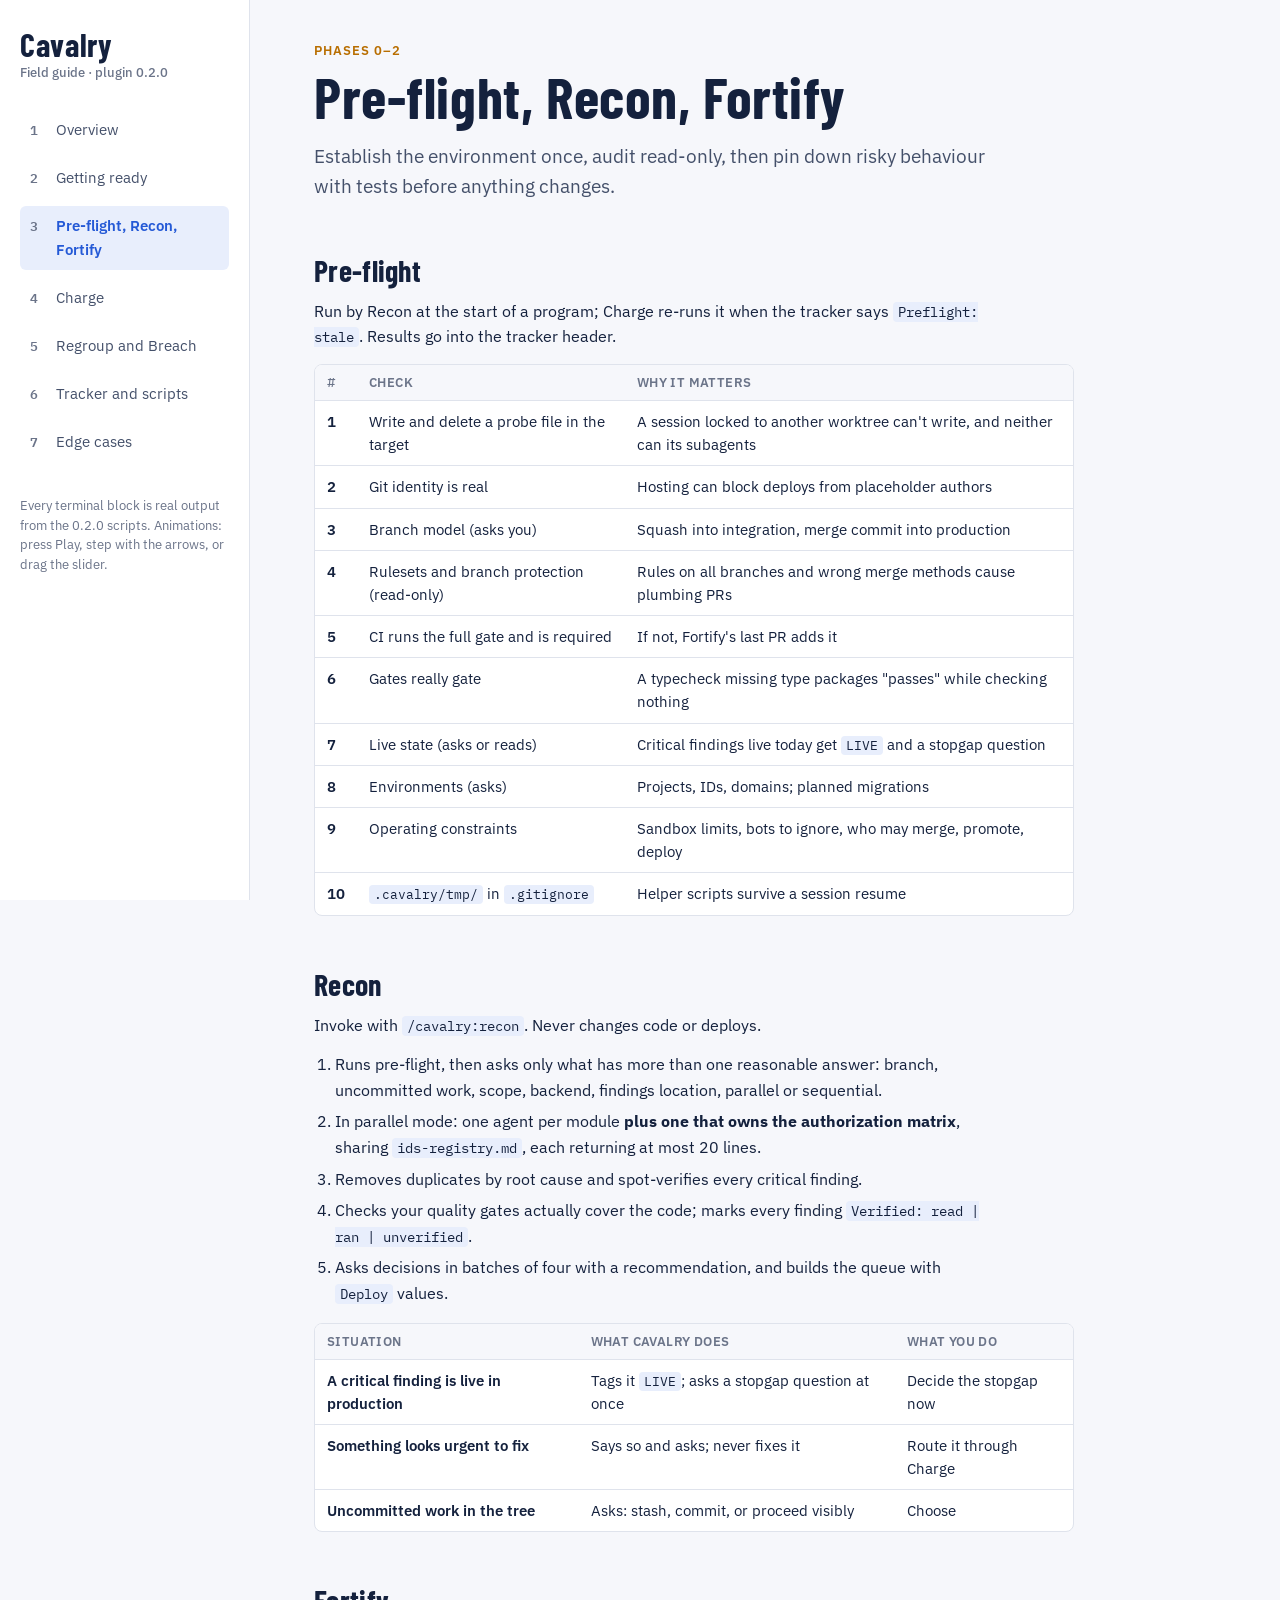
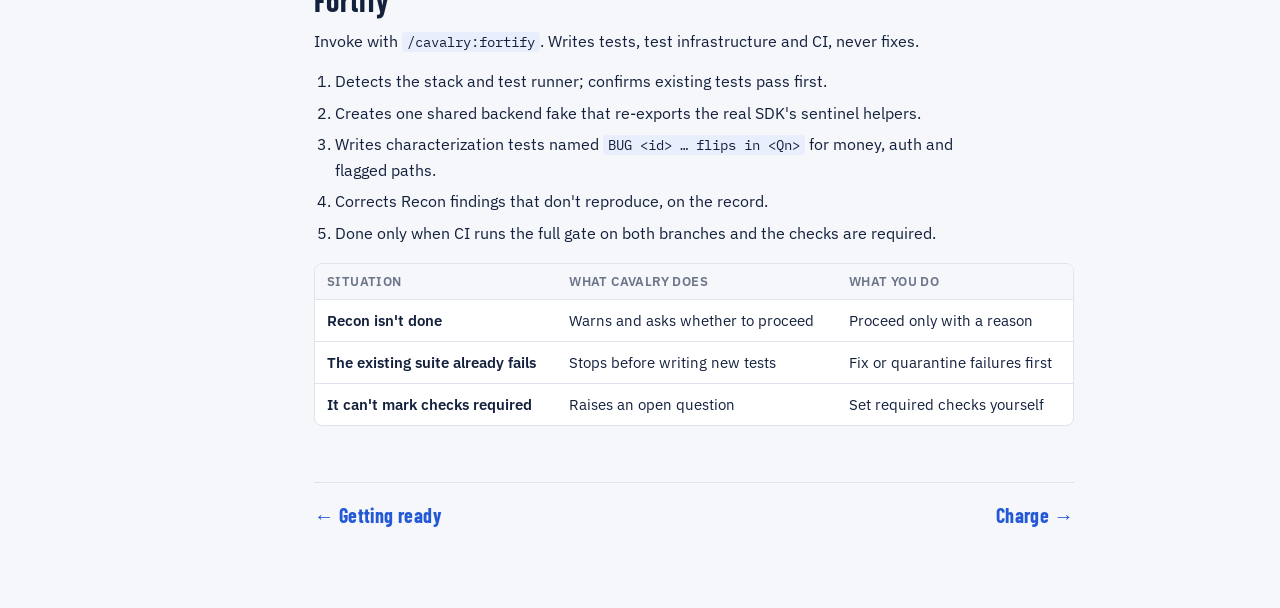
<file: recon-fortify.html>
<!doctype html>
<html lang="en">
<head>
<meta charset="utf-8">
<meta name="viewport" content="width=device-width, initial-scale=1, viewport-fit=cover">
<title>Cavalry Field Guide</title>
<meta name="description" content="How to run a Cavalry program: phases, modes, tracker, scripts and edge cases, with animated workflows.">
<link rel="preconnect" href="https://fonts.googleapis.com">
<link rel="preconnect" href="https://fonts.gstatic.com" crossorigin>
<link rel="stylesheet" href="https://fonts.googleapis.com/css2?family=Barlow+Condensed:wght@600;700&family=IBM+Plex+Mono:wght@400;500;600&family=IBM+Plex+Sans:wght@400;500;600&display=swap">
<link rel="stylesheet" href="style.css">
</head>
<body>
<div class="shell">
  <nav class="rail" aria-label="Guide pages">
    <a class="brand" href="index.html">Cavalry<small>Field guide · plugin 0.2.0</small></a>
    <ol><li><a href="index.html">Overview</a></li><li><a href="getting-ready.html">Getting ready</a></li><li><a href="recon-fortify.html" aria-current="page">Pre-flight, Recon, Fortify</a></li><li><a href="charge.html">Charge</a></li><li><a href="regroup-breach.html">Regroup and Breach</a></li><li><a href="tracker-scripts.html">Tracker and scripts</a></li><li><a href="edge-cases.html">Edge cases</a></li></ol>
    <p class="meta">Every terminal block is real output from the 0.2.0 scripts. Animations: press Play, step with the arrows, or drag the slider.</p>
  </nav>
  <main><div class="col">

<p class="eyebrow">Phases 0–2</p>
<h1>Pre-flight, Recon, Fortify</h1>
<p class="lede">Establish the environment once, audit read-only, then pin down risky behaviour with tests before anything changes.</p>
<h2 id="preflight">Pre-flight</h2>
<p>Run by Recon at the start of a program; Charge re-runs it when the tracker says <code>Preflight: stale</code>. Results go into the tracker header.</p>
<div class="tbl"><table><thead><tr><th>#</th><th>Check</th><th>Why it matters</th></tr></thead><tbody><tr><td>1</td><td>Write and delete a probe file in the target</td><td>A session locked to another worktree can't write, and neither can its subagents</td></tr><tr><td>2</td><td>Git identity is real</td><td>Hosting can block deploys from placeholder authors</td></tr><tr><td>3</td><td>Branch model (asks you)</td><td>Squash into integration, merge commit into production</td></tr><tr><td>4</td><td>Rulesets and branch protection (read-only)</td><td>Rules on all branches and wrong merge methods cause plumbing PRs</td></tr><tr><td>5</td><td>CI runs the full gate and is required</td><td>If not, Fortify's last PR adds it</td></tr><tr><td>6</td><td>Gates really gate</td><td>A typecheck missing type packages &quot;passes&quot; while checking nothing</td></tr><tr><td>7</td><td>Live state (asks or reads)</td><td>Critical findings live today get <code>LIVE</code> and a stopgap question</td></tr><tr><td>8</td><td>Environments (asks)</td><td>Projects, IDs, domains; planned migrations</td></tr><tr><td>9</td><td>Operating constraints</td><td>Sandbox limits, bots to ignore, who may merge, promote, deploy</td></tr><tr><td>10</td><td><code>.cavalry/tmp/</code> in <code>.gitignore</code></td><td>Helper scripts survive a session resume</td></tr></tbody></table></div>
<h2 id="recon">Recon</h2>
<p>Invoke with <code>/cavalry:recon</code>. Never changes code or deploys.</p>
<ol class="steps"><li>Runs pre-flight, then asks only what has more than one reasonable answer: branch, uncommitted work, scope, backend, findings location, parallel or sequential.</li><li>In parallel mode: one agent per module <strong>plus one that owns the authorization matrix</strong>, sharing <code>ids-registry.md</code>, each returning at most 20 lines.</li><li>Removes duplicates by root cause and spot-verifies every critical finding.</li><li>Checks your quality gates actually cover the code; marks every finding <code>Verified: read | ran | unverified</code>.</li><li>Asks decisions in batches of four with a recommendation, and builds the queue with <code>Deploy</code> values.</li></ol>
<div class="tbl"><table><thead><tr><th>Situation</th><th>What Cavalry does</th><th>What you do</th></tr></thead><tbody><tr><td>A critical finding is live in production</td><td>Tags it <code>LIVE</code>; asks a stopgap question at once</td><td>Decide the stopgap now</td></tr><tr><td>Something looks urgent to fix</td><td>Says so and asks; never fixes it</td><td>Route it through Charge</td></tr><tr><td>Uncommitted work in the tree</td><td>Asks: stash, commit, or proceed visibly</td><td>Choose</td></tr></tbody></table></div>
<h2 id="fortify">Fortify</h2>
<p>Invoke with <code>/cavalry:fortify</code>. Writes tests, test infrastructure and CI, never fixes.</p>
<ol class="steps"><li>Detects the stack and test runner; confirms existing tests pass first.</li><li>Creates one shared backend fake that re-exports the real SDK's sentinel helpers.</li><li>Writes characterization tests named <code>BUG &lt;id&gt; … flips in &lt;Qn&gt;</code> for money, auth and flagged paths.</li><li>Corrects Recon findings that don't reproduce, on the record.</li><li>Done only when CI runs the full gate on both branches and the checks are required.</li></ol>
<div class="tbl"><table><thead><tr><th>Situation</th><th>What Cavalry does</th><th>What you do</th></tr></thead><tbody><tr><td>Recon isn't done</td><td>Warns and asks whether to proceed</td><td>Proceed only with a reason</td></tr><tr><td>The existing suite already fails</td><td>Stops before writing new tests</td><td>Fix or quarantine failures first</td></tr><tr><td>It can't mark checks required</td><td>Raises an open question</td><td>Set required checks yourself</td></tr></tbody></table></div>

    <nav class="next" aria-label="Page navigation"><a href="getting-ready.html">← Getting ready</a><a href="charge.html">Charge →</a></nav>
  </div></main>
</div>
<script src="player.js"></script>
</body>
</html>
</file>
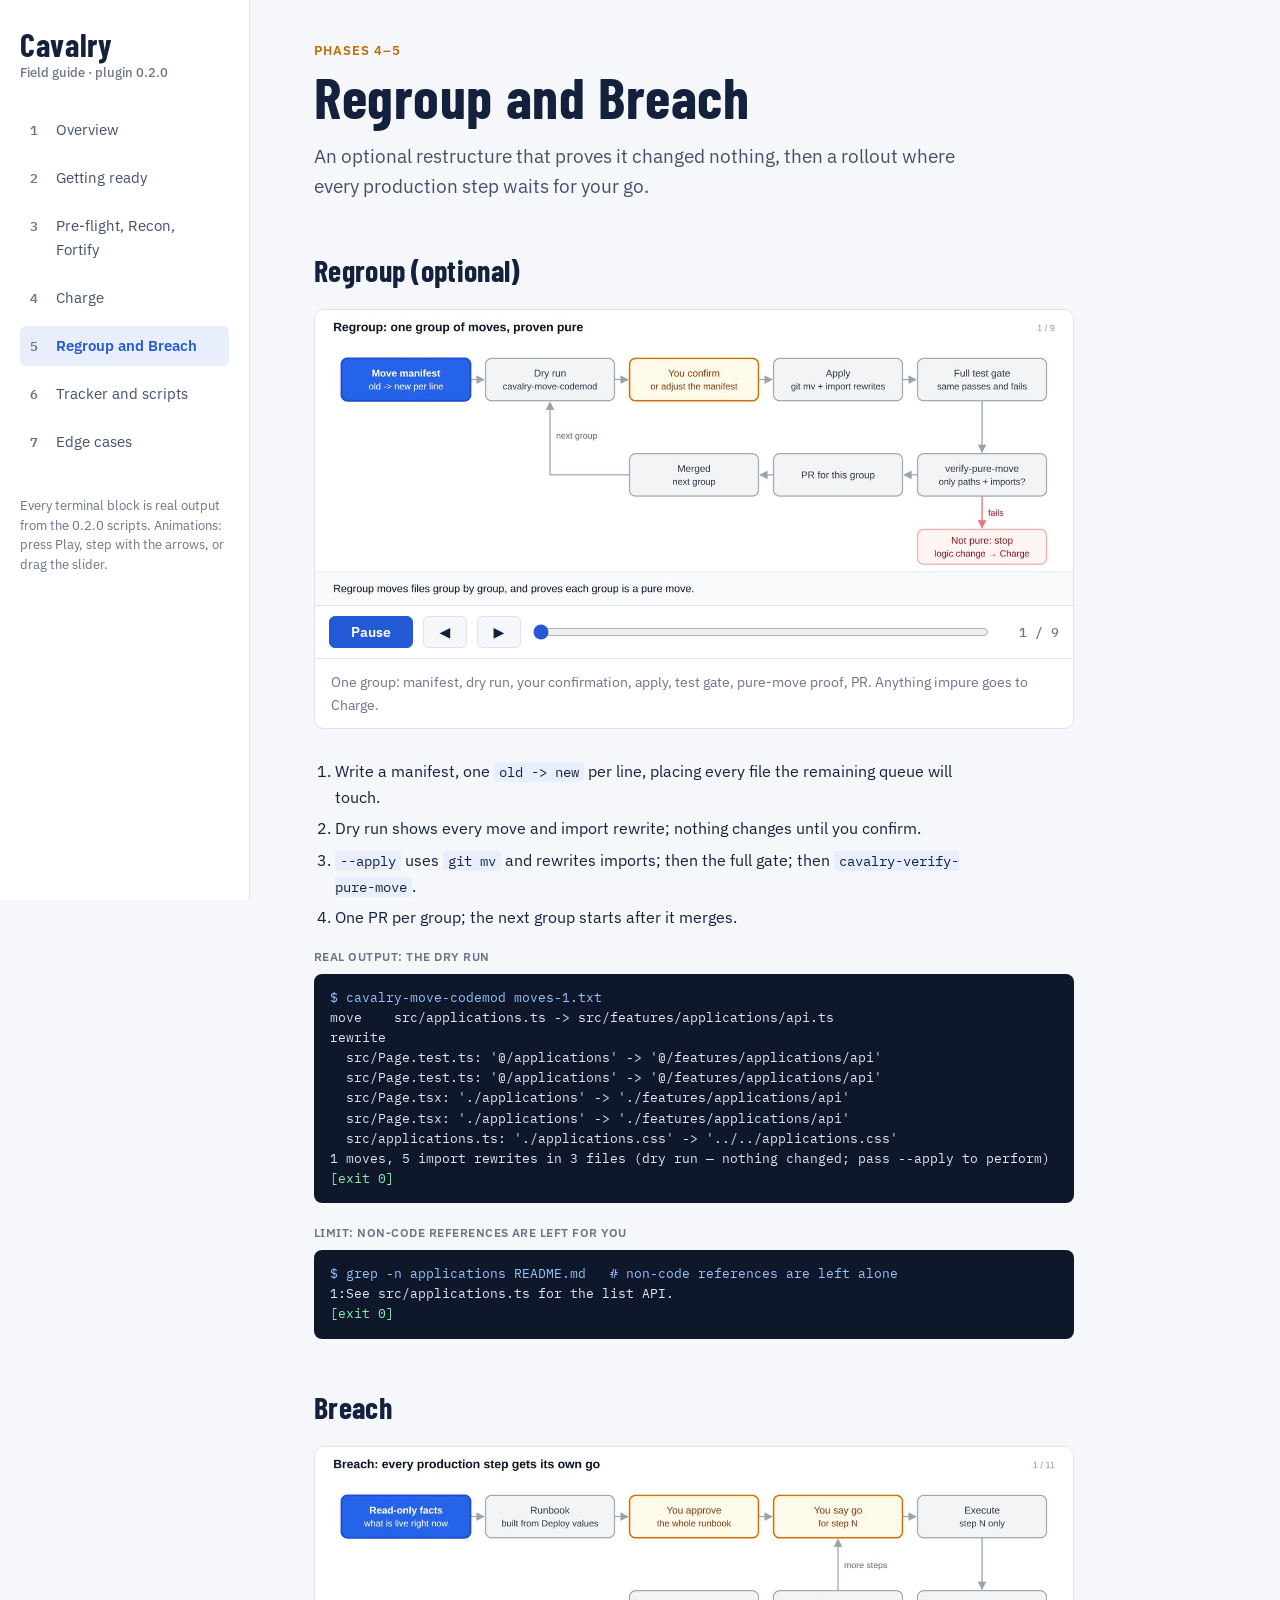
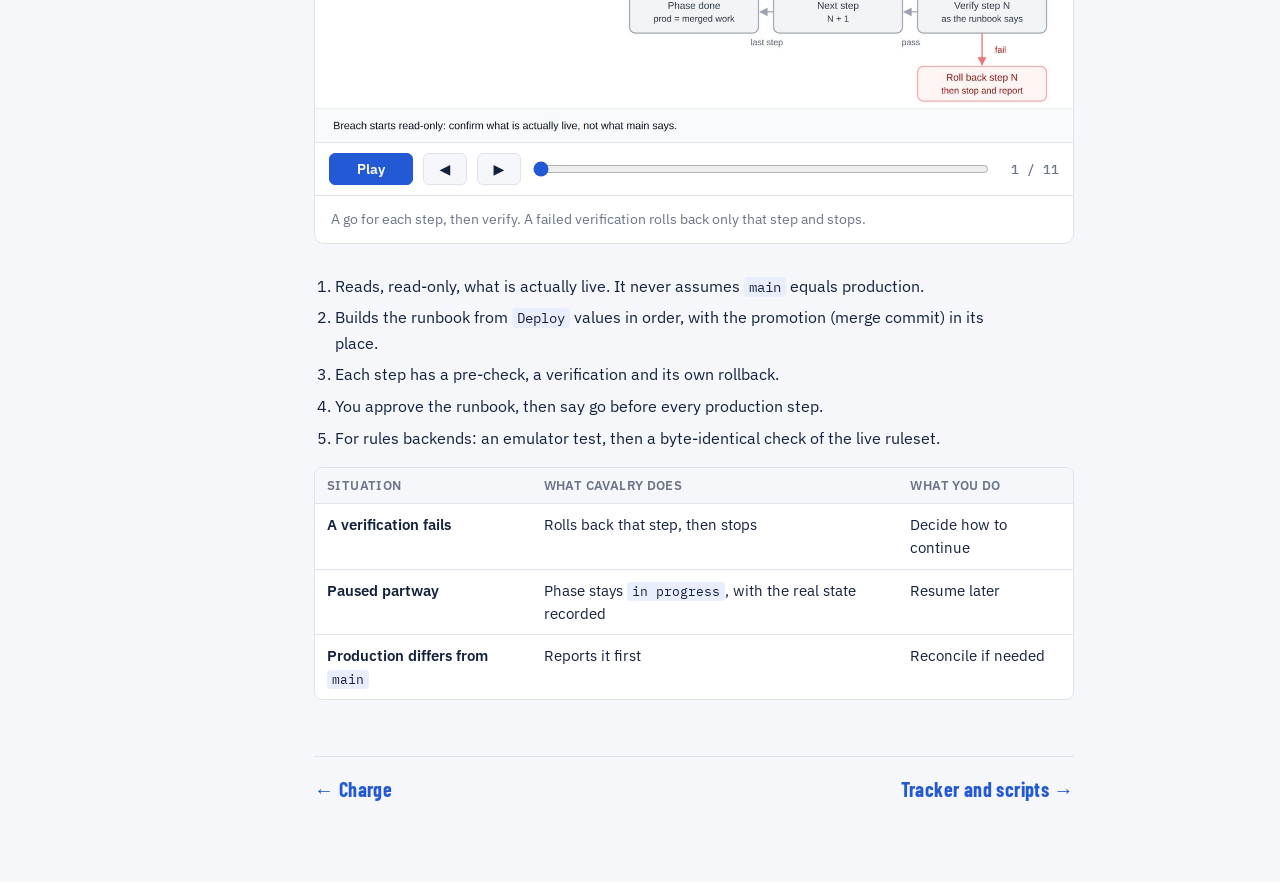
<file: regroup-breach.html>
<!doctype html>
<html lang="en">
<head>
<meta charset="utf-8">
<meta name="viewport" content="width=device-width, initial-scale=1, viewport-fit=cover">
<title>Cavalry Field Guide</title>
<meta name="description" content="How to run a Cavalry program: phases, modes, tracker, scripts and edge cases, with animated workflows.">
<link rel="preconnect" href="https://fonts.googleapis.com">
<link rel="preconnect" href="https://fonts.gstatic.com" crossorigin>
<link rel="stylesheet" href="https://fonts.googleapis.com/css2?family=Barlow+Condensed:wght@600;700&family=IBM+Plex+Mono:wght@400;500;600&family=IBM+Plex+Sans:wght@400;500;600&display=swap">
<link rel="stylesheet" href="style.css">
</head>
<body>
<div class="shell">
  <nav class="rail" aria-label="Guide pages">
    <a class="brand" href="index.html">Cavalry<small>Field guide · plugin 0.2.0</small></a>
    <ol><li><a href="index.html">Overview</a></li><li><a href="getting-ready.html">Getting ready</a></li><li><a href="recon-fortify.html">Pre-flight, Recon, Fortify</a></li><li><a href="charge.html">Charge</a></li><li><a href="regroup-breach.html" aria-current="page">Regroup and Breach</a></li><li><a href="tracker-scripts.html">Tracker and scripts</a></li><li><a href="edge-cases.html">Edge cases</a></li></ol>
    <p class="meta">Every terminal block is real output from the 0.2.0 scripts. Animations: press Play, step with the arrows, or drag the slider.</p>
  </nav>
  <main><div class="col">

<p class="eyebrow">Phases 4–5</p>
<h1>Regroup and Breach</h1>
<p class="lede">An optional restructure that proves it changed nothing, then a rollout where every production step waits for your go.</p>
<h2 id="regroup">Regroup (optional)</h2>
<figure class="plate player" data-anim="regroup" data-durations="[2600,1500,1500,1500,1500,1500,1500,1500,3000]">
  <div class="stage"><img src="assets/regroup/00.jpg" width="1400" height="546" alt="One group: manifest, dry run, your confirmation, apply, test gate, pure-move proof, PR. Anything impure goes to Charge."></div>
  <div class="controls">
    <button type="button" class="play" aria-pressed="false">Play</button>
    <button type="button" class="prev" aria-label="Previous step">◀</button>
    <button type="button" class="nxt" aria-label="Next step">▶</button>
    <input type="range" id="scrub-regroup" min="0" max="8" value="0" aria-label="Step">
    <span class="count">1 / 9</span>
  </div>
  <figcaption>One group: manifest, dry run, your confirmation, apply, test gate, pure-move proof, PR. Anything impure goes to Charge.</figcaption>
</figure>
<ol class="steps"><li>Write a manifest, one <code>old -&gt; new</code> per line, placing every file the remaining queue will touch.</li><li>Dry run shows every move and import rewrite; nothing changes until you confirm.</li><li><code>--apply</code> uses <code>git mv</code> and rewrites imports; then the full gate; then <code>cavalry-verify-pure-move</code>.</li><li>One PR per group; the next group starts after it merges.</li></ol>
<p class="term-label">Real output: the dry run</p><pre class="term"><span class="cmd">$ cavalry-move-codemod moves-1.txt</span>
move    src/applications.ts -&gt; src/features/applications/api.ts
rewrite
  src/Page.test.ts: '@/applications' -&gt; '@/features/applications/api'
  src/Page.test.ts: '@/applications' -&gt; '@/features/applications/api'
  src/Page.tsx: './applications' -&gt; './features/applications/api'
  src/Page.tsx: './applications' -&gt; './features/applications/api'
  src/applications.ts: './applications.css' -&gt; '../../applications.css'
1 moves, 5 import rewrites in 3 files (dry run — nothing changed; pass --apply to perform)
<span class="ok">[exit 0]</span></pre>
<p class="term-label">Limit: non-code references are left for you</p><pre class="term"><span class="cmd">$ grep -n applications README.md   # non-code references are left alone</span>
1:See src/applications.ts for the list API.
<span class="ok">[exit 0]</span></pre>
<h2 id="breach">Breach</h2>
<figure class="plate player" data-anim="breach" data-durations="[2600,1500,1500,1500,1500,1500,1500,1500,1500,1500,3000]">
  <div class="stage"><img src="assets/breach/00.jpg" width="1400" height="546" alt="A go for each step, then verify. A failed verification rolls back only that step and stops."></div>
  <div class="controls">
    <button type="button" class="play" aria-pressed="false">Play</button>
    <button type="button" class="prev" aria-label="Previous step">◀</button>
    <button type="button" class="nxt" aria-label="Next step">▶</button>
    <input type="range" id="scrub-breach" min="0" max="10" value="0" aria-label="Step">
    <span class="count">1 / 11</span>
  </div>
  <figcaption>A go for each step, then verify. A failed verification rolls back only that step and stops.</figcaption>
</figure>
<ol class="steps"><li>Reads, read-only, what is actually live. It never assumes <code>main</code> equals production.</li><li>Builds the runbook from <code>Deploy</code> values in order, with the promotion (merge commit) in its place.</li><li>Each step has a pre-check, a verification and its own rollback.</li><li>You approve the runbook, then say go before every production step.</li><li>For rules backends: an emulator test, then a byte-identical check of the live ruleset.</li></ol>
<div class="tbl"><table><thead><tr><th>Situation</th><th>What Cavalry does</th><th>What you do</th></tr></thead><tbody><tr><td>A verification fails</td><td>Rolls back that step, then stops</td><td>Decide how to continue</td></tr><tr><td>Paused partway</td><td>Phase stays <code>in progress</code>, with the real state recorded</td><td>Resume later</td></tr><tr><td>Production differs from <code>main</code></td><td>Reports it first</td><td>Reconcile if needed</td></tr></tbody></table></div>

    <nav class="next" aria-label="Page navigation"><a href="charge.html">← Charge</a><a href="tracker-scripts.html">Tracker and scripts →</a></nav>
  </div></main>
</div>
<script src="player.js"></script>
</body>
</html>
</file>
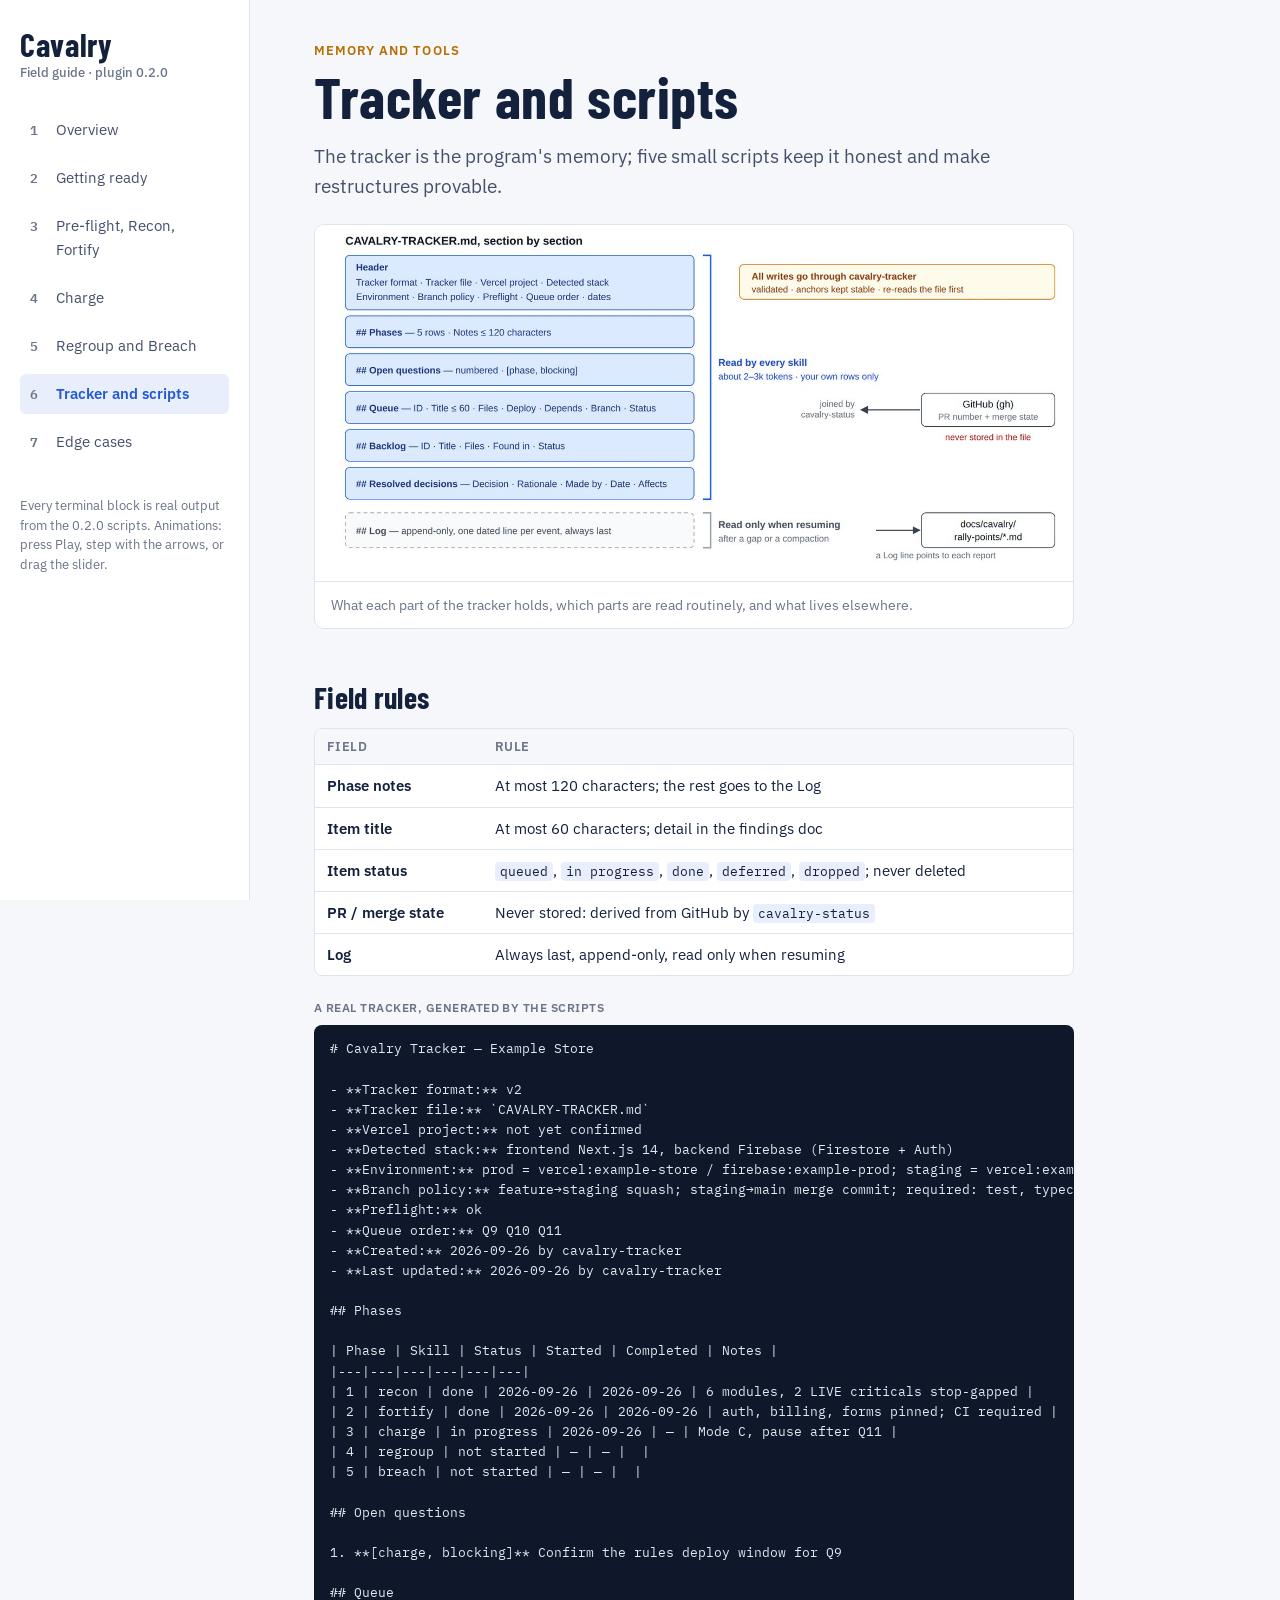
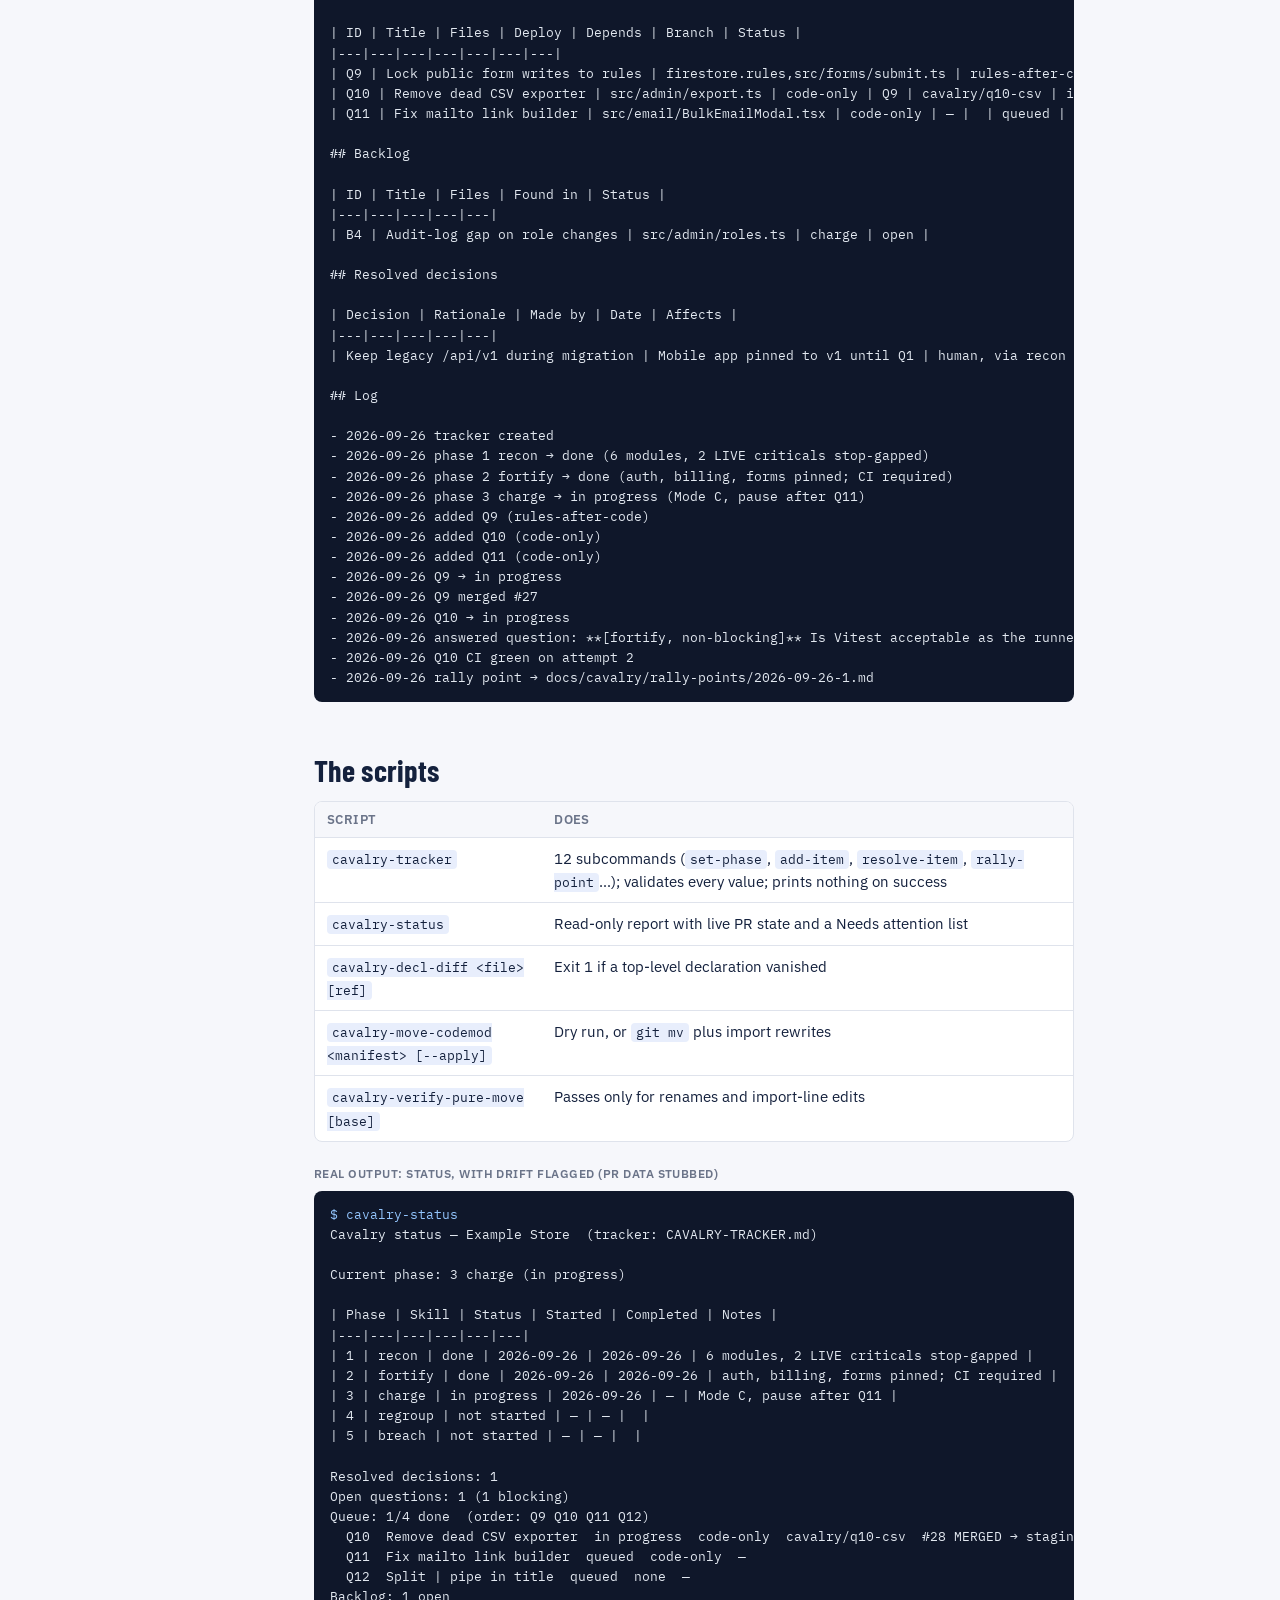
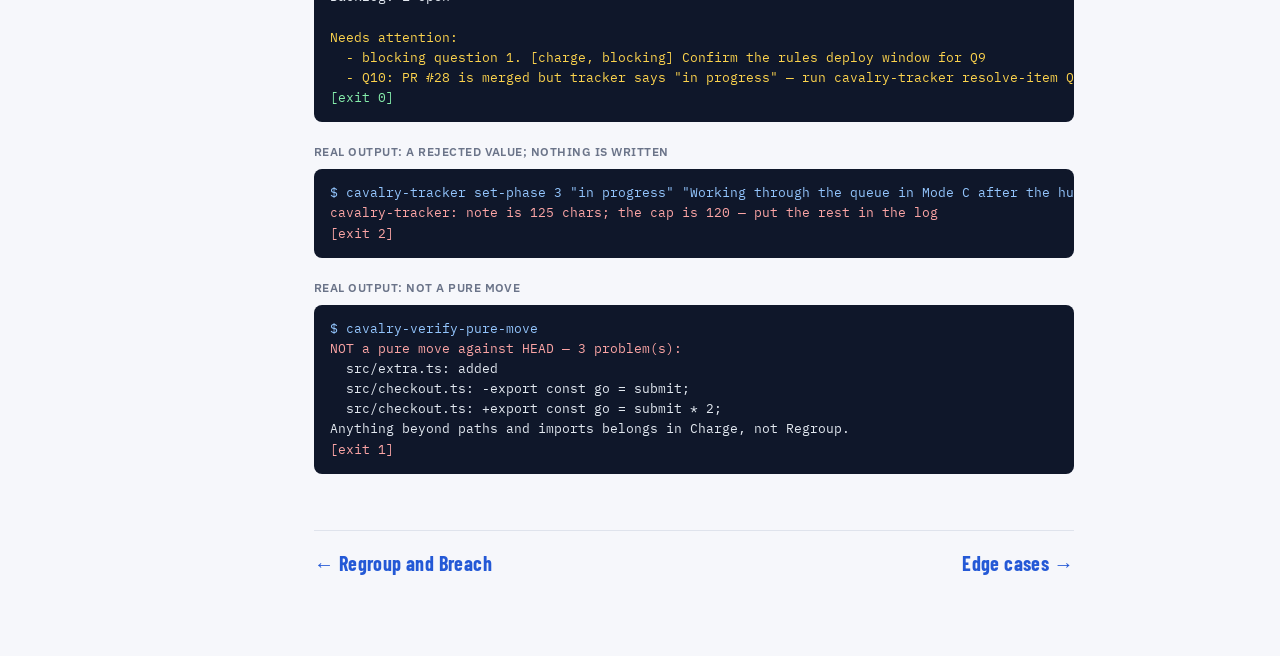
<file: tracker-scripts.html>
<!doctype html>
<html lang="en">
<head>
<meta charset="utf-8">
<meta name="viewport" content="width=device-width, initial-scale=1, viewport-fit=cover">
<title>Cavalry Field Guide</title>
<meta name="description" content="How to run a Cavalry program: phases, modes, tracker, scripts and edge cases, with animated workflows.">
<link rel="preconnect" href="https://fonts.googleapis.com">
<link rel="preconnect" href="https://fonts.gstatic.com" crossorigin>
<link rel="stylesheet" href="https://fonts.googleapis.com/css2?family=Barlow+Condensed:wght@600;700&family=IBM+Plex+Mono:wght@400;500;600&family=IBM+Plex+Sans:wght@400;500;600&display=swap">
<link rel="stylesheet" href="style.css">
</head>
<body>
<div class="shell">
  <nav class="rail" aria-label="Guide pages">
    <a class="brand" href="index.html">Cavalry<small>Field guide · plugin 0.2.0</small></a>
    <ol><li><a href="index.html">Overview</a></li><li><a href="getting-ready.html">Getting ready</a></li><li><a href="recon-fortify.html">Pre-flight, Recon, Fortify</a></li><li><a href="charge.html">Charge</a></li><li><a href="regroup-breach.html">Regroup and Breach</a></li><li><a href="tracker-scripts.html" aria-current="page">Tracker and scripts</a></li><li><a href="edge-cases.html">Edge cases</a></li></ol>
    <p class="meta">Every terminal block is real output from the 0.2.0 scripts. Animations: press Play, step with the arrows, or drag the slider.</p>
  </nav>
  <main><div class="col">

<p class="eyebrow">Memory and tools</p>
<h1>Tracker and scripts</h1>
<p class="lede">The tracker is the program's memory; five small scripts keep it honest and make restructures provable.</p>
<figure class="plate"><img src="assets/tracker-anatomy.jpg" width="1400" height="658" alt="What each part of the tracker holds, which parts are read routinely, and what lives elsewhere."><figcaption>What each part of the tracker holds, which parts are read routinely, and what lives elsewhere.</figcaption></figure>
<h2>Field rules</h2>
<div class="tbl"><table><thead><tr><th>Field</th><th>Rule</th></tr></thead><tbody><tr><td>Phase notes</td><td>At most 120 characters; the rest goes to the Log</td></tr><tr><td>Item title</td><td>At most 60 characters; detail in the findings doc</td></tr><tr><td>Item status</td><td><code>queued</code>, <code>in progress</code>, <code>done</code>, <code>deferred</code>, <code>dropped</code>; never deleted</td></tr><tr><td>PR / merge state</td><td>Never stored: derived from GitHub by <code>cavalry-status</code></td></tr><tr><td>Log</td><td>Always last, append-only, read only when resuming</td></tr></tbody></table></div>
<p class="term-label">A real tracker, generated by the scripts</p><pre class="term"># Cavalry Tracker — Example Store

- **Tracker format:** v2
- **Tracker file:** `CAVALRY-TRACKER.md`
- **Vercel project:** not yet confirmed
- **Detected stack:** frontend Next.js 14, backend Firebase (Firestore + Auth)
- **Environment:** prod = vercel:example-store / firebase:example-prod; staging = vercel:example-store (preview) / firebase:example-staging
- **Branch policy:** feature→staging squash; staging→main merge commit; required: test, typecheck
- **Preflight:** ok
- **Queue order:** Q9 Q10 Q11
- **Created:** 2026-09-26 by cavalry-tracker
- **Last updated:** 2026-09-26 by cavalry-tracker

## Phases

| Phase | Skill | Status | Started | Completed | Notes |
|---|---|---|---|---|---|
| 1 | recon | done | 2026-09-26 | 2026-09-26 | 6 modules, 2 LIVE criticals stop-gapped |
| 2 | fortify | done | 2026-09-26 | 2026-09-26 | auth, billing, forms pinned; CI required |
| 3 | charge | in progress | 2026-09-26 | — | Mode C, pause after Q11 |
| 4 | regroup | not started | — | — |  |
| 5 | breach | not started | — | — |  |

## Open questions

1. **[charge, blocking]** Confirm the rules deploy window for Q9

## Queue

| ID | Title | Files | Deploy | Depends | Branch | Status |
|---|---|---|---|---|---|---|
| Q9 | Lock public form writes to rules | firestore.rules,src/forms/submit.ts | rules-after-code | — | cavalry/q9-form-rules | done |
| Q10 | Remove dead CSV exporter | src/admin/export.ts | code-only | Q9 | cavalry/q10-csv | in progress |
| Q11 | Fix mailto link builder | src/email/BulkEmailModal.tsx | code-only | — |  | queued |

## Backlog

| ID | Title | Files | Found in | Status |
|---|---|---|---|---|
| B4 | Audit-log gap on role changes | src/admin/roles.ts | charge | open |

## Resolved decisions

| Decision | Rationale | Made by | Date | Affects |
|---|---|---|---|---|
| Keep legacy /api/v1 during migration | Mobile app pinned to v1 until Q1 | human, via recon | 2026-09-26 | api/v1/** |

## Log

- 2026-09-26 tracker created
- 2026-09-26 phase 1 recon → done (6 modules, 2 LIVE criticals stop-gapped)
- 2026-09-26 phase 2 fortify → done (auth, billing, forms pinned; CI required)
- 2026-09-26 phase 3 charge → in progress (Mode C, pause after Q11)
- 2026-09-26 added Q9 (rules-after-code)
- 2026-09-26 added Q10 (code-only)
- 2026-09-26 added Q11 (code-only)
- 2026-09-26 Q9 → in progress
- 2026-09-26 Q9 merged #27
- 2026-09-26 Q10 → in progress
- 2026-09-26 answered question: **[fortify, non-blocking]** Is Vitest acceptable as the runner?
- 2026-09-26 Q10 CI green on attempt 2
- 2026-09-26 rally point → docs/cavalry/rally-points/2026-09-26-1.md</pre>
<h2>The scripts</h2>
<div class="tbl"><table><thead><tr><th>Script</th><th>Does</th></tr></thead><tbody><tr><td><code>cavalry-tracker</code></td><td>12 subcommands (<code>set-phase</code>, <code>add-item</code>, <code>resolve-item</code>, <code>rally-point</code>…); validates every value; prints nothing on success</td></tr><tr><td><code>cavalry-status</code></td><td>Read-only report with live PR state and a Needs attention list</td></tr><tr><td><code>cavalry-decl-diff &lt;file&gt; [ref]</code></td><td>Exit 1 if a top-level declaration vanished</td></tr><tr><td><code>cavalry-move-codemod &lt;manifest&gt; [--apply]</code></td><td>Dry run, or <code>git mv</code> plus import rewrites</td></tr><tr><td><code>cavalry-verify-pure-move [base]</code></td><td>Passes only for renames and import-line edits</td></tr></tbody></table></div>
<p class="term-label">Real output: status, with drift flagged (PR data stubbed)</p><pre class="term"><span class="cmd">$ cavalry-status</span>
Cavalry status — Example Store  (tracker: CAVALRY-TRACKER.md)

Current phase: 3 charge (in progress)

| Phase | Skill | Status | Started | Completed | Notes |
|---|---|---|---|---|---|
| 1 | recon | done | 2026-09-26 | 2026-09-26 | 6 modules, 2 LIVE criticals stop-gapped |
| 2 | fortify | done | 2026-09-26 | 2026-09-26 | auth, billing, forms pinned; CI required |
| 3 | charge | in progress | 2026-09-26 | — | Mode C, pause after Q11 |
| 4 | regroup | not started | — | — |  |
| 5 | breach | not started | — | — |  |

Resolved decisions: 1
Open questions: 1 (1 blocking)
Queue: 1/4 done  (order: Q9 Q10 Q11 Q12)
  Q10  Remove dead CSV exporter  in progress  code-only  cavalry/q10-csv  #28 MERGED → staging
  Q11  Fix mailto link builder  queued  code-only  —
  Q12  Split | pipe in title  queued  none  —
Backlog: 1 open

<span class="warn">Needs attention:</span>
<span class="warn">  - blocking question 1. [charge, blocking] Confirm the rules deploy window for Q9</span>
<span class="warn">  - Q10: PR #28 is merged but tracker says &quot;in progress&quot; — run cavalry-tracker resolve-item Q10 28</span>
<span class="ok">[exit 0]</span></pre>
<p class="term-label">Real output: a rejected value; nothing is written</p><pre class="term"><span class="cmd">$ cavalry-tracker set-phase 3 &quot;in progress&quot; &quot;Working through the queue in Mode C after the human asked to merge to staging and pause after Q11 while they are away tonight&quot;</span>
<span class="err">cavalry-tracker: note is 125 chars; the cap is 120 — put the rest in the log</span>
<span class="err">[exit 2]</span></pre>
<p class="term-label">Real output: not a pure move</p><pre class="term"><span class="cmd">$ cavalry-verify-pure-move</span>
<span class="err">NOT a pure move against HEAD — 3 problem(s):</span>
  src/extra.ts: added
  src/checkout.ts: -export const go = submit;
  src/checkout.ts: +export const go = submit * 2;
Anything beyond paths and imports belongs in Charge, not Regroup.
<span class="err">[exit 1]</span></pre>

    <nav class="next" aria-label="Page navigation"><a href="regroup-breach.html">← Regroup and Breach</a><a href="edge-cases.html">Edge cases →</a></nav>
  </div></main>
</div>
<script src="player.js"></script>
</body>
</html>
</file>
<file: style.css>
:root {
  --paper: #f6f7fb;
  --surface: #ffffff;
  --ink: #14213d;
  --ink-2: #44506a;
  --muted: #6b7489;
  --rule: #dfe3ec;
  --accent: #2459d6;
  --accent-soft: #e8eefc;
  --human: #b86e00;
  --human-soft: #fdf3e2;
  --ok: #15803d;
  --bad: #b42318;
  --bad-soft: #fdecea;
  --term: #0f172a;
  --term-ink: #e2e8f0;
  --term-dim: #93c5fd;
  --plate: #ffffff;
  --display: "Barlow Condensed", "Arial Narrow", "Roboto Condensed", sans-serif;
  --body: "IBM Plex Sans", "Segoe UI", system-ui, sans-serif;
  --mono: "IBM Plex Mono", ui-monospace, "SFMono-Regular", Menlo, monospace;
}
@media (prefers-color-scheme: dark) {
  :root:not([data-theme="light"]) {
    color-scheme: dark;
    --paper: #0d1320; --surface: #141c2d; --ink: #e5eaf4; --ink-2: #b7c0d4; --muted: #8a94ab; --rule: #26314a;
    --accent: #86a8ff; --accent-soft: #1b2744; --human: #f0b04f; --human-soft: #2b2212; --ok: #5bd18a; --bad: #ff8a80; --bad-soft: #2c1717;
    --term: #070b14; --plate: #eef1f7;
  }
}
:root[data-theme="dark"] {
  color-scheme: dark;
  --paper: #0d1320; --surface: #141c2d; --ink: #e5eaf4; --ink-2: #b7c0d4; --muted: #8a94ab; --rule: #26314a;
  --accent: #86a8ff; --accent-soft: #1b2744; --human: #f0b04f; --human-soft: #2b2212; --ok: #5bd18a; --bad: #ff8a80; --bad-soft: #2c1717;
  --term: #070b14; --plate: #eef1f7;
}

* { box-sizing: border-box; }
body { margin: 0; background: var(--paper); color: var(--ink); font: 16px/1.6 var(--body); }
a { color: var(--accent); text-underline-offset: 3px; }
a:focus-visible, button:focus-visible, input:focus-visible, summary:focus-visible { outline: 2px solid var(--accent); outline-offset: 2px; border-radius: 4px; }

.shell { display: grid; grid-template-columns: 250px minmax(0, 1fr); min-height: 100vh; }
.rail { position: sticky; top: env(safe-area-inset-top, 0px); align-self: start; height: 100vh; overflow-y: auto; padding: 28px 20px; border-right: 1px solid var(--rule); background: var(--surface); }
.brand { font: 700 32px/1 var(--display); letter-spacing: 0.02em; color: var(--ink); text-decoration: none; display: block; }
.brand small { display: block; font: 500 13px/1.4 var(--body); color: var(--muted); letter-spacing: 0; margin-top: 4px; }
.rail ol { list-style: none; margin: 28px 0 0; padding: 0; display: grid; gap: 2px; counter-reset: p; }
.rail li a { display: flex; gap: 10px; align-items: baseline; padding: 8px 10px; border-radius: 6px; color: var(--ink-2); text-decoration: none; font-size: 15px; }
.rail li a::before { counter-increment: p; content: counter(p); font: 600 13px var(--mono); color: var(--muted); min-width: 1.2em; }
.rail li a:hover { background: var(--accent-soft); color: var(--ink); }
.rail li a[aria-current="page"] { background: var(--accent-soft); color: var(--accent); font-weight: 600; }
.rail .meta { margin-top: 28px; font-size: 13px; color: var(--muted); line-height: 1.5; }

main { padding-block: 44px 80px; padding-inline: clamp(16px, 5vw, 64px); }
.col { max-width: 760px; }
.eyebrow { font: 600 13px/1 var(--body); letter-spacing: 0.08em; text-transform: uppercase; color: var(--human); margin: 0 0 10px; }
h1 { font: 700 clamp(40px, 6vw, 58px)/1 var(--display); letter-spacing: 0.01em; margin: 0 0 16px; text-wrap: balance; }
h2 { font: 700 30px/1.1 var(--display); letter-spacing: 0.01em; margin: 52px 0 12px; text-wrap: balance; }
h3 { font: 600 18px/1.3 var(--body); margin: 30px 0 8px; }
p { margin: 0 0 14px; max-width: 68ch; }
.lede { font-size: 19px; color: var(--ink-2); max-width: 62ch; }
ul, ol.steps { padding-left: 1.3em; margin: 0 0 16px; max-width: 68ch; }
li { margin-bottom: 6px; }
code { font: 0.88em var(--mono); background: var(--accent-soft); color: var(--ink); padding: 1px 5px; border-radius: 4px; overflow-wrap: anywhere; }

.plate { margin: 22px 0 30px; background: var(--surface); border: 1px solid var(--rule); border-radius: 10px; overflow: hidden; }
.plate img { display: block; width: 100%; height: auto; background: var(--plate); }
.plate figcaption { padding: 12px 16px; font-size: 14px; color: var(--muted); border-top: 1px solid var(--rule); }

.player .stage { position: relative; background: var(--plate); }
.player .stage img { display: block; width: 100%; height: auto; }
.player .controls { display: flex; flex-wrap: wrap; align-items: center; gap: 10px; padding: 10px 14px; border-top: 1px solid var(--rule); }
.player button { font: 600 14px var(--body); color: var(--ink); background: var(--paper); border: 1px solid var(--rule); border-radius: 6px; padding: 6px 12px; cursor: pointer; min-width: 44px; }
.player button:hover { border-color: var(--accent); color: var(--accent); }
.player button.play { background: var(--accent); border-color: var(--accent); color: var(--surface); min-width: 84px; }
.player input[type="range"] { flex: 1 1 160px; accent-color: var(--accent); }
.player .count { font: 500 13px var(--mono); color: var(--muted); font-variant-numeric: tabular-nums; min-width: 4.5em; text-align: right; }

.term { background: var(--term); color: var(--term-ink); border-radius: 8px; padding: 14px 16px; font: 13px/1.55 var(--mono); overflow-x: auto; margin: 10px 0 22px; white-space: pre; }
.term .cmd { color: var(--term-dim); }
.term .err { color: #fca5a5; }
.term .ok { color: #86efac; }
.term .warn { color: #fcd34d; }
.term-label { font: 600 12px var(--body); color: var(--muted); letter-spacing: 0.04em; text-transform: uppercase; margin: 18px 0 0; }

.tbl { overflow-x: auto; margin: 14px 0 24px; border: 1px solid var(--rule); border-radius: 8px; background: var(--surface); }
table { border-collapse: collapse; width: 100%; font-size: 14.5px; }
th, td { text-align: left; vertical-align: top; padding: 9px 12px; border-bottom: 1px solid var(--rule); }
th { font: 600 13px var(--body); letter-spacing: 0.03em; color: var(--muted); text-transform: uppercase; background: var(--paper); }
tr:last-child td { border-bottom: 0; }
td:first-child { font-weight: 600; }

.callout { border-left: 4px solid var(--accent); background: var(--accent-soft); padding: 12px 16px; border-radius: 0 8px 8px 0; margin: 18px 0; max-width: 68ch; }
.callout.human { border-color: var(--human); background: var(--human-soft); }
.callout.bad { border-color: var(--bad); background: var(--bad-soft); }
.callout strong:first-child { margin-right: 6px; }

.phases { display: grid; grid-template-columns: repeat(auto-fit, minmax(210px, 1fr)); gap: 12px; margin: 18px 0 28px; }
.phase { background: var(--surface); border: 1px solid var(--rule); border-radius: 8px; padding: 14px 16px; text-decoration: none; color: var(--ink); display: grid; gap: 4px; }
.phase:hover { border-color: var(--accent); }
.phase b { font: 700 22px/1 var(--display); letter-spacing: 0.02em; }
.phase span { font-size: 14px; color: var(--ink-2); }
.phase em { font-style: normal; font-size: 12.5px; color: var(--human); font-weight: 600; }

.check { display: flex; gap: 10px; align-items: flex-start; padding: 10px 0; border-bottom: 1px solid var(--rule); }
.check input { margin-top: 5px; width: 18px; height: 18px; accent-color: var(--ok); flex: none; }
.check label { flex: 1; }
.check .how { display: block; font-size: 14px; color: var(--muted); }
.progress { font: 600 14px var(--mono); color: var(--ok); }

.prompt { display: flex; gap: 10px; align-items: center; background: var(--term); color: var(--term-ink); border-radius: 8px; padding: 10px 12px 10px 16px; font: 14px var(--mono); margin: 8px 0; }
.prompt span { flex: 1; overflow-x: auto; white-space: nowrap; }
.prompt button { font: 600 13px var(--body); background: transparent; color: var(--term-dim); border: 1px solid #334155; border-radius: 5px; padding: 4px 10px; cursor: pointer; }

.filters { display: flex; flex-wrap: wrap; gap: 8px; margin: 12px 0 8px; }
.filters button { font: 500 14px var(--body); background: var(--surface); color: var(--ink-2); border: 1px solid var(--rule); border-radius: 999px; padding: 5px 14px; cursor: pointer; }
.filters button[aria-pressed="true"] { background: var(--ink); color: var(--paper); border-color: var(--ink); }

.next { display: flex; justify-content: space-between; gap: 12px; margin-top: 56px; padding-top: 20px; border-top: 1px solid var(--rule); flex-wrap: wrap; }
.next a { font: 700 20px var(--display); letter-spacing: 0.02em; text-decoration: none; }

@media (max-width: 860px) {
  .shell { grid-template-columns: 1fr; }
  .rail { position: sticky; top: env(safe-area-inset-top, 0px); height: auto; z-index: 5; padding: 12px 16px; border-right: 0; border-bottom: 1px solid var(--rule); }
  .brand small, .rail .meta { display: none; }
  .brand { font-size: 24px; }
  .rail ol { margin-top: 8px; display: flex; overflow-x: auto; gap: 4px; }
  .rail li a { white-space: nowrap; padding: 6px 10px; font-size: 14px; }
  main { padding-block: 28px 60px; }
}
@media (prefers-reduced-motion: reduce) { * { scroll-behavior: auto !important; } }
</file>
